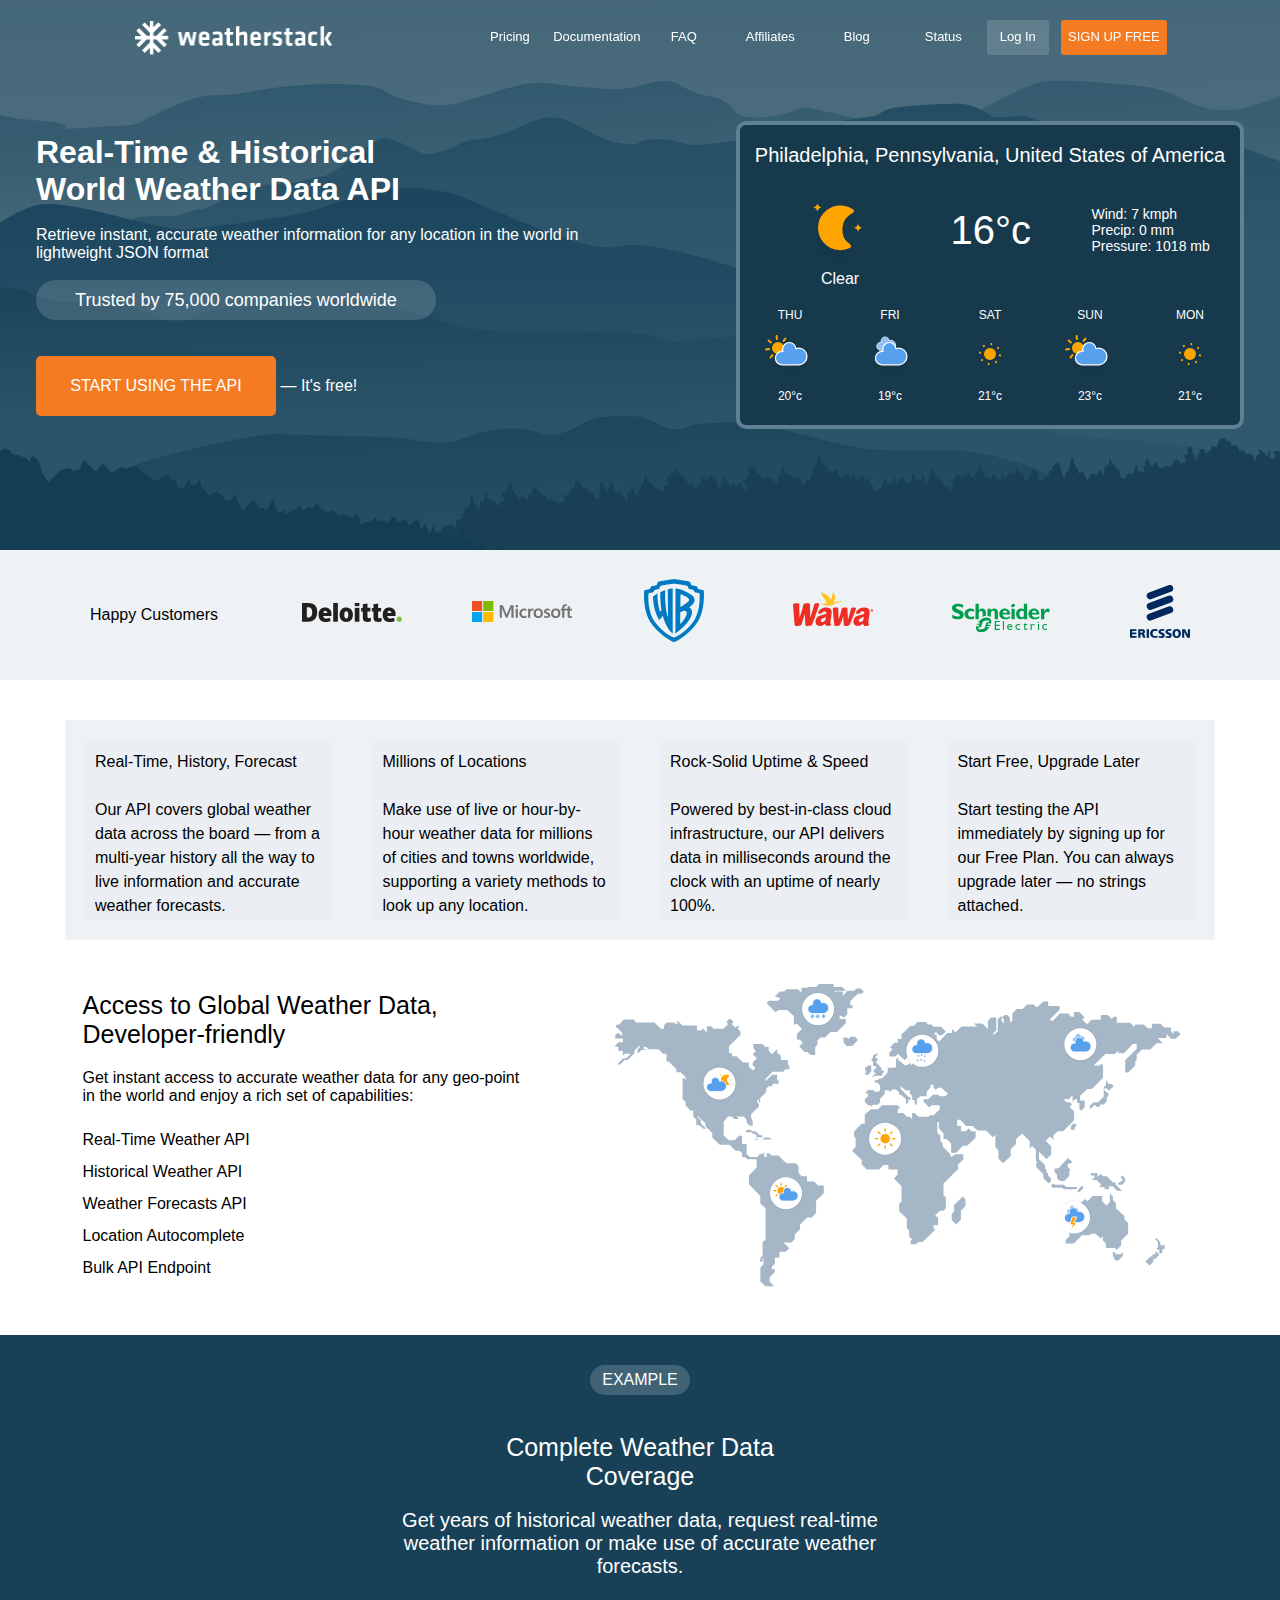
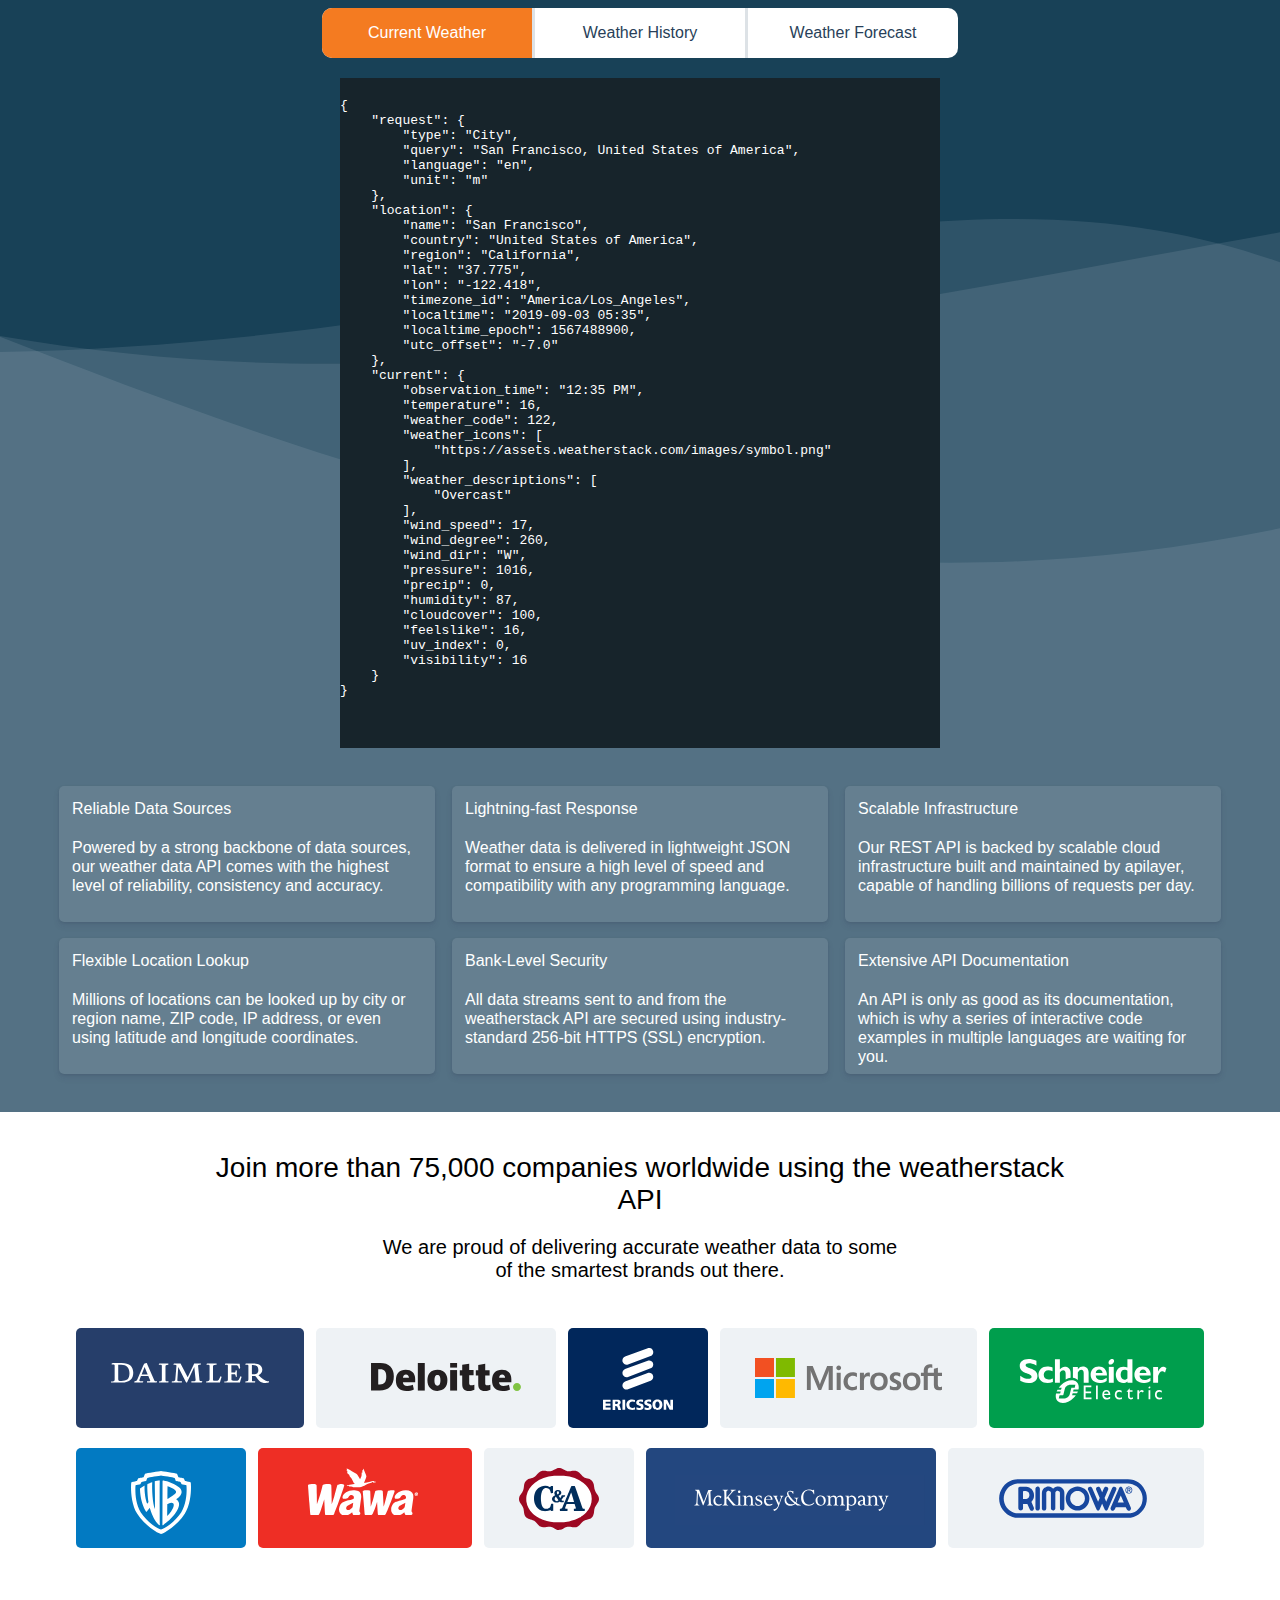
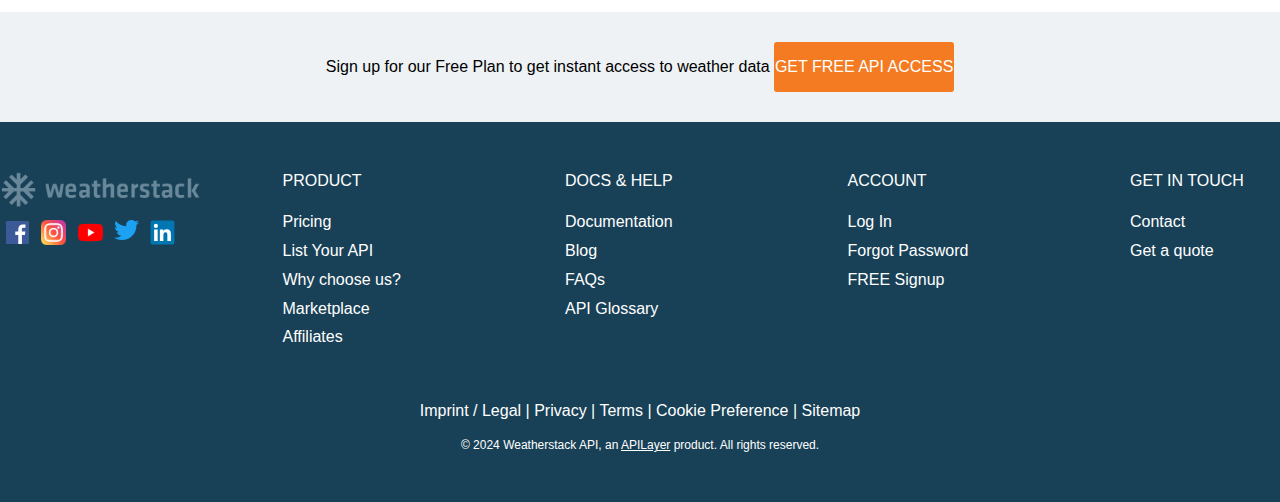
<file: index.html>
<!DOCTYPE html>
<html lang="en">
  <head>
    <meta charset="UTF-8" />
    <meta name="viewport" content="width=device-width, initial-scale=1.0" />
    <title>Document</title>
    <link rel="stylesheet" href="./style/styleMain.css" />
  </head>
  <body>
    <section class="navBar">
      <div class="navContainer">
        <div class="navLogo">
          <a href="./index.html" target="_self">
            <img
              src="./img/weatherstack_logo_white.png"
              alt="Description of Image"
              style="width: 200px; height: auto"
            />
          </a>
        </div>

        <ul>
          <li class="navTab"><a href="./pricing.html">Pricing</a></li>
          <li class="navTab"><a href="">Documentation</a></li>
          <li class="navTab"><a href="">FAQ</a></li>
          <li class="navTab"><a href="">Affiliates</a></li>
          <li class="navTab"><a href="">Blog</a></li>
          <li class="navTab"><a href="">Status</a></li>
          <li class="navLog"><a href="">Log In</a></li>
          <li class="ogTab"><a href="">SIGN UP FREE</a></li>
        </ul>
      </div>
    </section>
    <section class="header">
      <div class="headerLeft">
        <div>
          Real-Time & Historical <br />
          World Weather Data API
        </div>
        <br />
        <p>
          Retrieve instant, accurate weather information for any location in the
          world in lightweight JSON format
        </p>
        <br />
        <p class="headerTab">Trusted by 75,000 companies worldwide</p>
        <br />
        <br />
        <div class="headerLinkTab">
          <a href="https://weatherstack.com/signup/free">START USING THE API</a>
        </div>

        <span>— It's free!</span>
      </div>
      <div class="headerRight">
        <div class="top">
          Philadelphia, Pennsylvania, United States of America
        </div>
        <div class="mid">
          <div>
            <img src="./img/weather_icon_night.svg" alt="" />
          </div>
          <div class="temp">16°c</div>
          <div>
            <p>Wind: 7 kmph</p>
            <p>Precip: 0 mm</p>
            <p>Pressure: 1018 mb</p>
          </div>
        </div>
        <div class = "imgDes">Clear</div>
        <div class = "bottom">
          <div class = "bottomFigure">
            <div> THU</div>
            <img src="./img/weather_icon_partly_cloudy.svg" alt="">
            <div> 20°c</div>
          </div>
          <div class = "bottomFigure">
            <div> FRI</div>
            <img src="./img/weather_icon_full_clouds.svg" alt="">
            <div> 19°c</div>
          </div>
          <div class = "bottomFigure">
            <div> SAT</div>
            <img src="./img/weather_icon_full_sun.svg" alt="">
            <div> 21°c</div>
          </div>
          <div class = "bottomFigure">
            <div> SUN</div>
            <img src="./img/weather_icon_partly_cloudy.svg" alt="">
            <div> 23°c</div>
          </div>
          <div class = "bottomFigure">
            <div> MON</div>
            <img src="./img/weather_icon_full_sun.svg" alt="">
            <div> 21°c</div>
          </div>

        </div>
      </div>
    </section>

    <section class="content">
      <div class="introPortion">
        <div class="happyCusContainer">
          <div class="happyCustomer">
            <div class="happyText">Happy Customers</div>
            <div>
              <img class="deloitte" src="./img/client_deloitte.svg" alt="" />
            </div>
            <div>
              <img class="micro" src="./img/client_microsoft.svg" alt="" />
            </div>
            <div>
              <img class="wb" src="./img/client_warnerbros.svg" alt="" />
            </div>
            <div>
              <img class="wawa" src="./img/client_wawa.svg" alt="" />
            </div>
            <div>
              <img class="sch" src="./img/client_schneider.svg" alt="" />
            </div>
            <div>
              <img class="eric" src="./img/client_ericsson_2.svg" alt="" />
            </div>
          </div>
        </div>
        <div class="description">
          <div class="descriptionText">
            <div>Real-Time, History, Forecast</div>
            <br />
            <p>
              Our API covers global weather data across the board — from a
              multi-year history all the way to live information and accurate
              weather forecasts.
            </p>
          </div>
          <div class="descriptionText">
            <div>Millions of Locations</div>
            <br />
            <p>
              Make use of live or hour-by-hour weather data for millions of
              cities and towns worldwide, supporting a variety methods to look
              up any location.
            </p>
          </div>
          <div class="descriptionText">
            <div>Rock-Solid Uptime & Speed</div>
            <br />
            <p>
              Powered by best-in-class cloud infrastructure, our API delivers
              data in milliseconds around the clock with an uptime of nearly
              100%.
            </p>
          </div>
          <div class="descriptionText">
            <div>Start Free, Upgrade Later</div>
            <br />
            <p>
              Start testing the API immediately by signing up for our Free Plan.
              You can always upgrade later — no strings attached.
            </p>
          </div>
        </div>
        <div class="map">
          <div class="mapText">
            <div>Access to Global Weather Data, <br />Developer-friendly</div>
            <p>
              Get instant access to accurate weather data for any geo-point in
              the world and enjoy a rich set of capabilities:
            </p>
            <ul>
              <li>Real-Time Weather API</li>
              <li>Historical Weather API</li>
              <li>Weather Forecasts API</li>
              <li>Location Autocomplete</li>
              <li>Bulk API Endpoint</li>
            </ul>
          </div>

          <div class="mapImg">
            <img src="./img/world_map_vector.svg" alt="" />
          </div>
        </div>
      </div>

      <div class="examplePortion">
        <div class="exampleTextContainer">
          <div class="exampleHeader">EXAMPLE</div>
          <br />
          <div class="exampleSubHeader">Complete Weather Data Coverage</div>
          <div class="exampleText">
            Get years of historical weather data, request real-time weather
            information or make use of accurate weather forecasts.
          </div>
        </div>
        <ul class="codeSelector">
          <li class="codeCurrent codeChange">Current Weather</li>
          <li class="codeHistory">Weather History</li>
          <li class="codeForecast">Weather Forecast</li>
        </ul>
        <div class="code">
          { "request": { "type": "City", "query": "San Francisco, United States
          of America", "language": "en", "unit": "m" }, "location": { "name":
          "San Francisco", "country": "United States of America", "region":
          "California", "lat": "37.775", "lon": "-122.418", "timezone_id":
          "America/Los_Angeles", "localtime": "2019-09-03 05:35",
          "localtime_epoch": 1567488900, "utc_offset": "-7.0" }, "current": {
          "observation_time": "12:35 PM", "temparature": 16, "weather_code":
          122, "weather_icons": [
          "https://assets.weatherstack.com/images/symbol.png" ],
          "weather_descriptions": [ "Overcast" ], "wind_speed": 17,
          "wind_degree": 260, "wind_dir": "W", "pressure": 1016, "precip": 0,
          "humidity": 87, "cloudcover": 100, "feelslike": 16, "uv_index": 0,
          "visibility": 16 } }
        </div>
        <div class="features">
          <div class="featureText">
            <div>Reliable Data Sources</div>
            <br />
            <p>
              Powered by a strong backbone of data sources, our weather data API
              comes with the highest level of reliability, consistency and
              accuracy.
            </p>
          </div>

          <div class="featureText">
            <div>Lightning-fast Response</div>
            <br />
            <p>
              Weather data is delivered in lightweight JSON format to ensure a
              high level of speed and compatibility with any programming
              language.
            </p>
          </div>
          <div class="featureText">
            <div>Scalable Infrastructure</div>
            <br />
            <p>
              Our REST API is backed by scalable cloud infrastructure built and
              maintained by apilayer, capable of handling billions of requests
              per day.
            </p>
          </div>
          <div class="featureText">
            <div>Flexible Location Lookup</div>
            <br />
            <p>
              Millions of locations can be looked up by city or region name, ZIP
              code, IP address, or even using latitude and longitude
              coordinates.
            </p>
          </div>
          <div class="featureText">
            <div>Bank-Level Security</div>
            <br />
            <p>
              All data streams sent to and from the weatherstack API are secured
              using industry-standard 256-bit HTTPS (SSL) encryption.
            </p>
          </div>
          <div class="featureText">
            <div>Extensive API Documentation</div>
            <br />
            <p>
              An API is only as good as its documentation, which is why a series
              of interactive code examples in multiple languages are waiting for
              you.
            </p>
          </div>
        </div>
      </div>

      <div class="promoPortion">
        <div class="promoTextContainer">
          <div class="promoSubHeader">
            Join more than 75,000 companies worldwide using the weatherstack API
          </div>
          <div class="promoText">
            We are proud of delivering accurate weather data to some of the
            smartest brands out there.
          </div>
        </div>

        <ul class="picsTop">
          <li class="picsDai">
            <img src="./img/client_white_daimler.svg" alt="" />
          </li>
          <li class="picsDel">
            <img src="./img/client_deloitte.svg" alt="" />
          </li>
          <li class="picsEric">
            <img src="./img/client_white_ericsson_2.svg" alt="" />
          </li>
          <li class="picsMicro">
            <img src="./img/client_microsoft.svg" alt="" />
          </li>
          <li class="picsSch">
            <img src="./img/client_white_schneider.svg" alt="" />
          </li>
        </ul>
        <ul class="picsBottom">
          <li class="picsWb">
            <img src="./img/client_white_warnerbros.svg" alt="" />
          </li>
          <li class="picsWawa">
            <img src="./img/client_white_wawa.svg" alt="" />
          </li>
          <li class="picsCa">
            <img src="./img/client_canda.svg" alt="" />
          </li>
          <li class="picsMc"><img src="./img/client_mckinsey.svg" alt="" /></li>
          <li class="picsRi"><img src="./img/client_rimowa.svg" alt="" /></li>
        </ul>
        <div class="signUpContainer">
          <div class="signUp">
            Sign up for our Free Plan to get instant access to weather data
            <span class="signUpTab">GET FREE API ACCESS</span>
          </div>
        </div>
      </div>
    </section>
    <section class="footer">
      <div class="footerUpper">
        <div class="footerLogo">
          <div class="footerMainLogo">
            <a href=""
              ><img src="./img/weatherstack_logo_footer.png" alt=""
            /></a>
          </div>
          <div class="footerSmallLogo">
            <div class="facebook">
              <a href=""><img src="./img/facebook-original.svg" alt="" /></a>
            </div>
            <div class="instagram">
              <a href=""><img src="./img/instagram.png" alt="" /></a>
            </div>
            <div class="youtube">
              <a href=""><img src="./img/youtube.png" alt="" /></a>
            </div>
            <div class="twitter">
              <a href=""><img src="./img/twitter-original.svg" alt="" /></a>
            </div>
            <div class="linkedin">
              <a href=""><img src="./img/linkedin-original.svg" alt="" /></a>
            </div>
          </div>
        </div>
        <div class="product">
          <div>PRODUCT</div>
          <br />
          <ul>
            <li><a href="">Pricing</a></li>
            <li><a href="">List Your API</a></li>
            <li><a href="">Why choose us?</a></li>
            <li><a href="">Marketplace</a></li>
            <li><a href="">Affiliates</a></li>
          </ul>
        </div>
        <div class="help">
          <div>DOCS & HELP</div>
          <br />
          <ul>
            <li><a href="">Documentation</a></li>
            <li><a href="">Blog</a></li>
            <li><a href="">FAQs</a></li>
            <li><a href="">API Glossary</a></li>
          </ul>
        </div>
        <div class="account">
          <div>ACCOUNT</div>
          <br />
          <ul>
            <li><a href="">Log In</a></li>
            <li><a href="">Forgot Password</a></li>
            <li><a href="">FREE Signup</a></li>
          </ul>
        </div>
        <div clss="touch">
          <div>GET IN TOUCH</div>
          <br />
          <ul>
            <li><a href="">Contact</a></li>
            <li><a href="">Get a quote</a></li>
          </ul>
        </div>
      </div>
      <div class="footerLower">
        <div class="footerLowerLink">
          <a href="">Imprint / Legal | </a>
          <a href="">Privacy | </a>
          <a href="">Terms | </a>
          <a href="">Cookie Preference | </a>
          <a href="">Sitemap</a>
        </div>
        <br />
        <div class="footerLowerRights">
          © 2024 Weatherstack API, an
          <a class="allPlayer" href="">APILayer</a> product. All rights
          reserved.
        </div>
      </div>
    </section>

    <script>
      const navBar = document.querySelector(".navBar");
      window.addEventListener("scroll", function () {
        let scrollTop = document.documentElement.scrollTop;
        if (scrollTop > 0) {
          navBar.style.transition = "background-color 0.2s ease";
          navBar.style.backgroundColor = "rgb(24, 65, 87)";
        }
        if (scrollTop <= 80) {
          navBar.style.backgroundColor = "transparent";
        }
      });

      const jsonData1 = {
        request: {
          type: "City",
          query: "San Francisco, United States of America",
          language: "en",
          unit: "m",
        },
        location: {
          name: "San Francisco",
          country: "United States of America",
          region: "California",
          lat: "37.775",
          lon: "-122.418",
          timezone_id: "America/Los_Angeles",
          localtime: "2019-09-03 05:35",
          localtime_epoch: 1567488900,
          utc_offset: "-7.0",
        },
        current: {
          observation_time: "12:35 PM",
          temperature: 16,
          weather_code: 122,
          weather_icons: ["https://assets.weatherstack.com/images/symbol.png"],
          weather_descriptions: ["Overcast"],
          wind_speed: 17,
          wind_degree: 260,
          wind_dir: "W",
          pressure: 1016,
          precip: 0,
          humidity: 87,
          cloudcover: 100,
          feelslike: 16,
          uv_index: 0,
          visibility: 16,
        },
      };
      const jsonString1 = JSON.stringify(jsonData1, null, 4);
      const jsonData2 = {
        request: {
          type: "City",
          query: "New York, United States of America",
          language: "en",
          unit: "m",
        },
        location: {
          name: "New York",
          country: "United States of America",
          region: "New York",
          lat: "40.714",
          lon: "-74.006",
          timezone_id: "America/New_York",
          localtime: "2019-09-08 09:36",
          localtime_epoch: 1567935360,
          utc_offset: "-4.0",
        },
        current: {
          observation_time: "01:36 PM",
          temparature: 18,
          weather_code: 113,
          weather_icons: [
            "https://assets.weatherstack.com/images/wsymbols01_png_64/wsymbol_0001_sunny.png",
          ],
          weather_descriptions: ["Sunny"],
          wind_speed: 7,
          wind_degree: 270,
          wind_dir: "W",
          pressure: 1018,
          precip: 0,
          humidity: 70,
          cloudcover: 0,
          feelslike: 18,
          uv_index: 5,
          visibility: 16,
        },
        historical: {
          "2013-07-01": {
            date: "2013-07-01",
            date_epoch: 1372636800,
            astro: {
              sunrise: "05:29 AM",
              sunset: "08:31 PM",
              moonrise: "12:59 AM",
              moonset: "02:42 PM",
              moon_phase: "Last Quarter",
              moon_illumination: 40,
            },
            mintemp: 21,
            maxtemp: 25,
            avgtemp: 22,
            totalsnow: 0,
            sunhour: 12.5,
            uv_index: 5,
          },
        },
      };
      const jsonString2 = JSON.stringify(jsonData2, null, 4);
      const jsonData3 = {
        request: {
          type: "City",
          query: "Chicago, United States of America",
          language: "en",
          unit: "m",
        },
        location: {
          name: "Chicago",
          country: "United States of America",
          region: "Illinois",
          lat: "41.850",
          lon: "-87.650",
          timezone_id: "America/Chicago",
          localtime: "2019-09-08 08:39",
          localtime_epoch: 1567931940,
          utc_offset: "-5.0",
        },
        current: {
          observation_time: "01:39 PM",
          temparature: 19,
          weather_code: 122,
          weather_icons: [
            "https://assets.weatherstack.com/images/wsymbols01_png_64/wsymbol_0004_black_low_cloud.png",
          ],
          weather_descriptions: ["Overcast"],
          wind_speed: 17,
          wind_degree: 100,
          wind_dir: "E",
          pressure: 1019,
          precip: 0,
          humidity: 73,
          cloudcover: 100,
          feelslike: 19,
          uv_index: 4,
          visibility: 16,
        },
        forecast: {
          "2019-09-08": {
            date: "2019-09-08",
            date_epoch: 1567900800,
            astro: {
              sunrise: "06:23 AM",
              sunset: "07:13 PM",
              moonrise: "04:25 PM",
              moonset: "12:58 AM",
              moon_phase: "First Quarter",
              moon_illumination: 62,
            },
            mintemp: 10,
            maxtemp: 18,
            avgtemp: 16,
            totalsnow: 0,
            sunhour: 6.5,
            uv_index: 4,
          },
        },
      };
      const jsonString3 = JSON.stringify(jsonData3, null, 4);

      const code = document.querySelector(".code");
      code.innerHTML = `<pre>${jsonString1}</pre>`;
      // get all li
      const codeSelector = document.querySelectorAll(".codeSelector li");
      for (i = 0; i < codeSelector.length; i++) {
        let codeButton = codeSelector[i];

        codeButton.addEventListener("click", function () {
          if (codeButton.className.includes("codeCurrent")) {
            code.innerHTML = `<pre>${jsonString1}</pre>`;
          }
          if (codeButton.className.includes("codeHistory")) {
            code.innerHTML = `<pre>${jsonString2}</pre>`;
          }
          if (codeButton.className.includes("codeForecast")) {
            code.innerHTML = `<pre>${jsonString3}</pre>`;
          }
          document.querySelector(".codeChange").classList.remove("codeChange");
          codeButton.classList.add("codeChange");
        });
      }
    </script>
  </body>
</html>
</file>
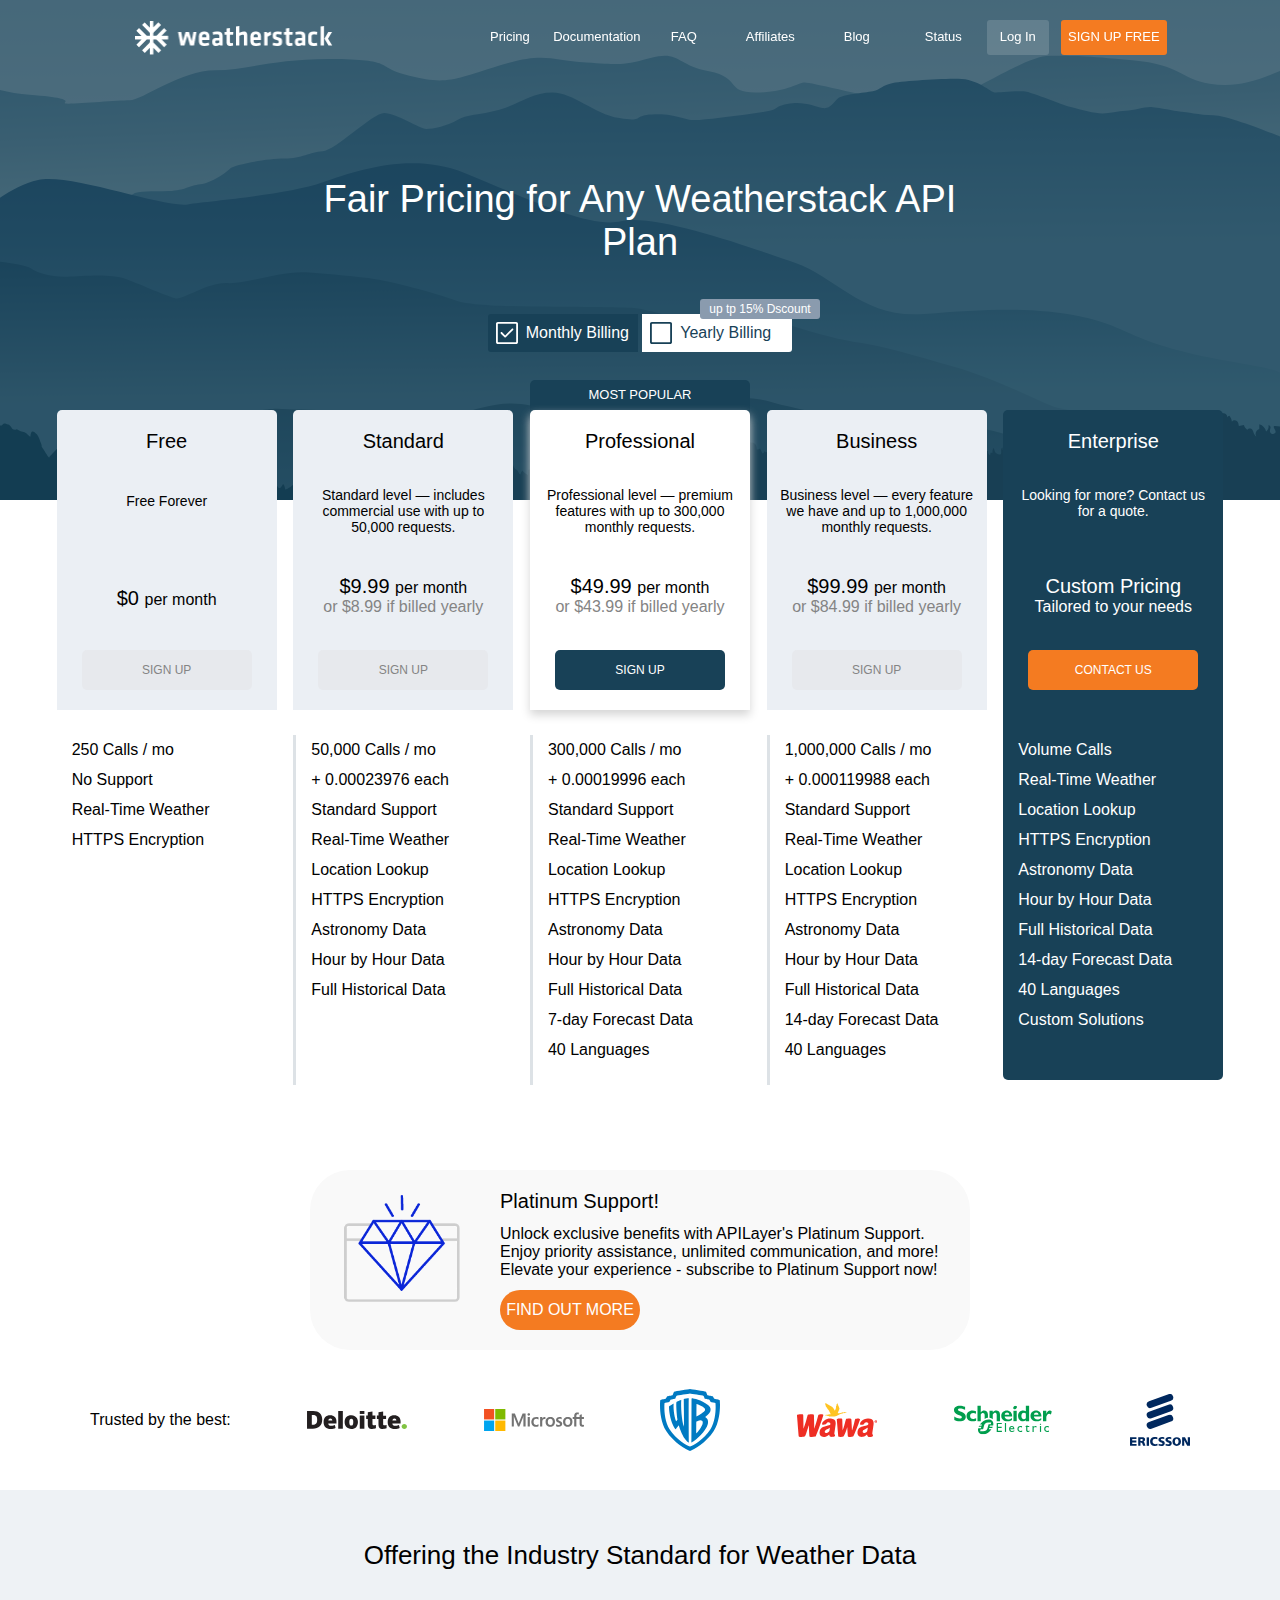
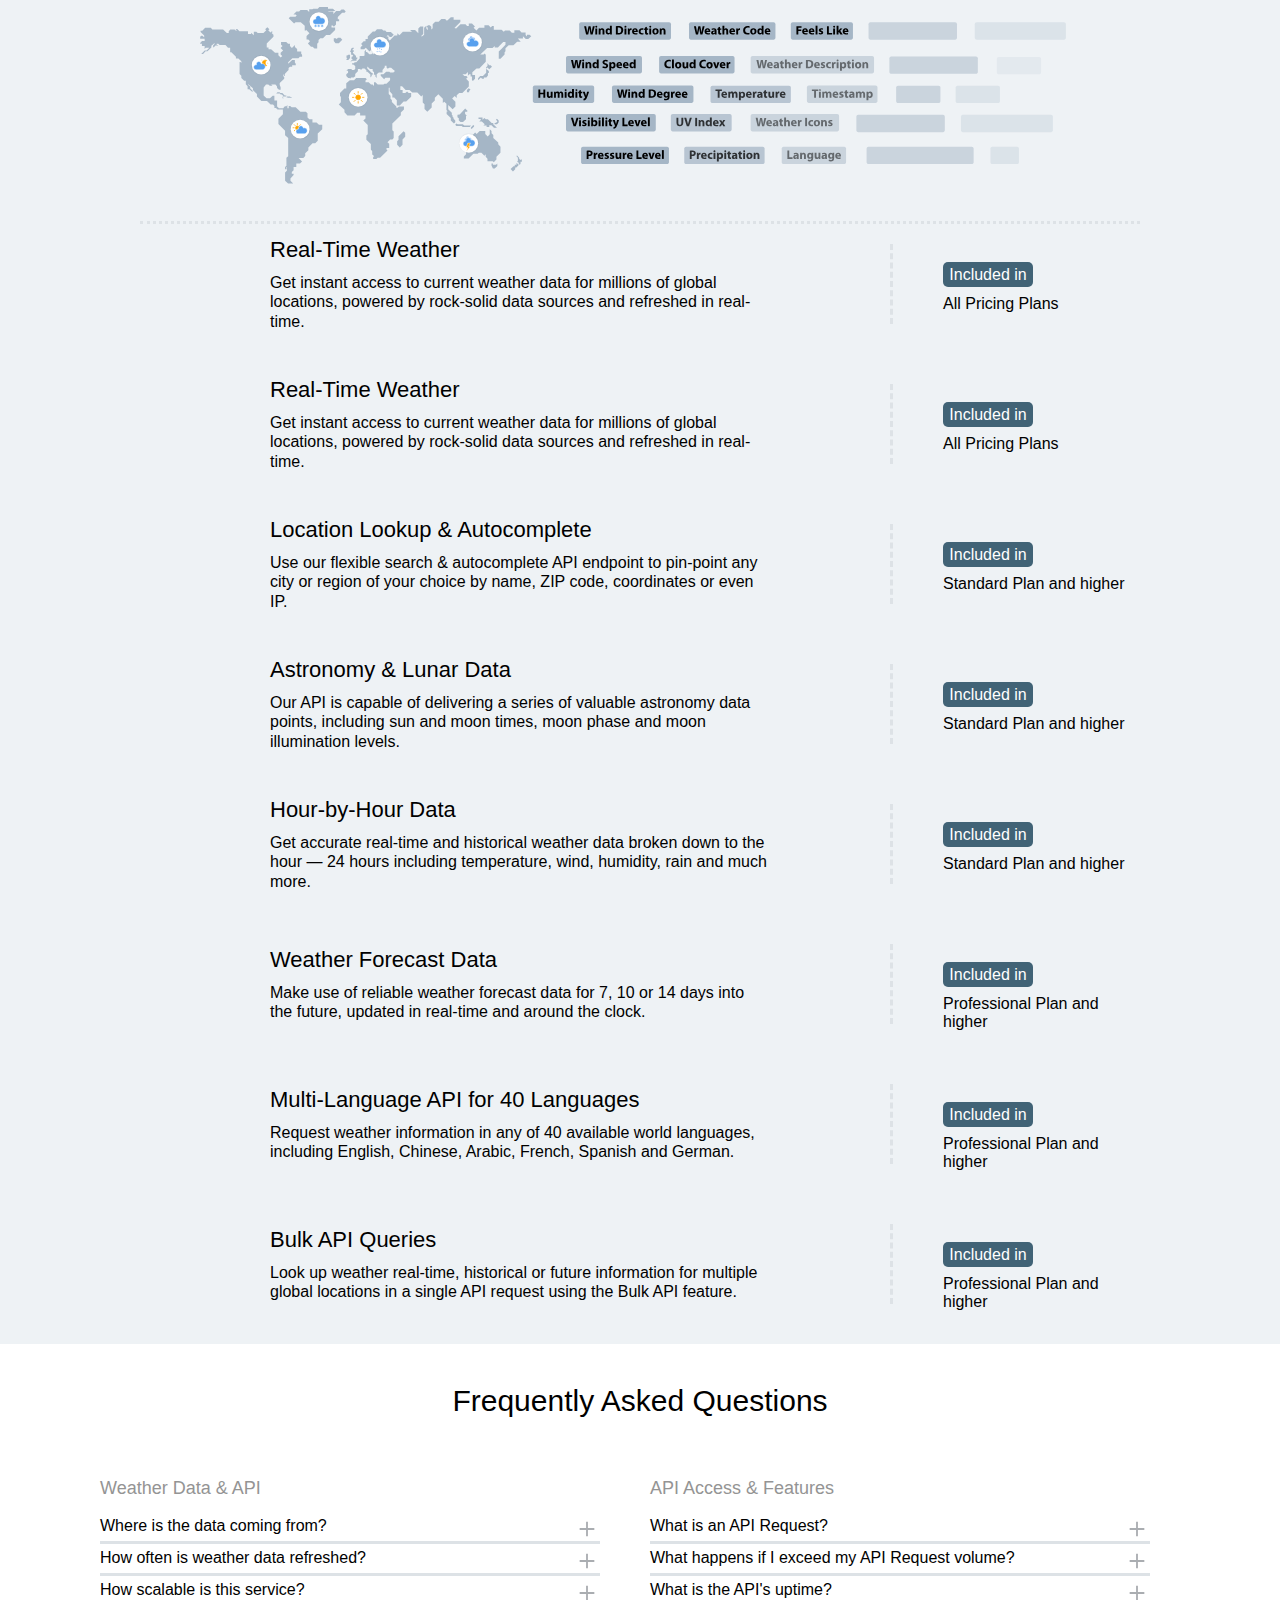
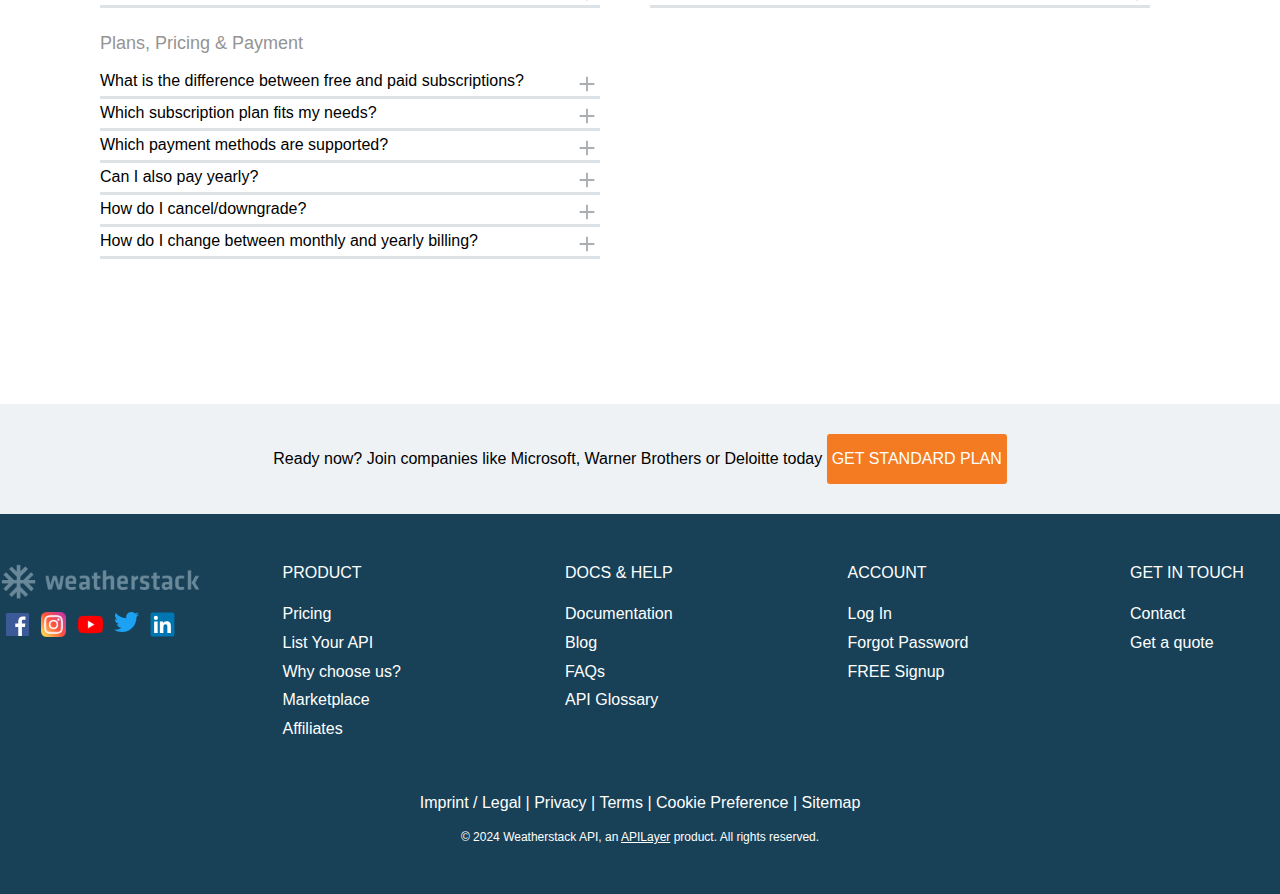
<file: pricing.html>
<!DOCTYPE html>
<html lang="en">
  <head>
    <meta charset="UTF-8" />
    <meta name="viewport" content="width=device-width, initial-scale=1.0" />
    <title>Document</title>
    <link rel="stylesheet" href="./style/stylePricing.css" />
  </head>
  <body>
    <section class="navBar">
      <div class="navContainer">
        <div class="navLogo">
          <a href="./weatherStack.html" target="_self">
            <img
              src="./img/weatherstack_logo_white.png"
              alt="Description of Image"
              style="width: 200px; height: auto"
            />
          </a>
        </div>

        <ul>
          <li class="navTab"><a href="./pricing.html">Pricing</a></li>
          <li class="navTab"><a href="">Documentation</a></li>
          <li class="navTab"><a href="">FAQ</a></li>
          <li class="navTab"><a href="">Affiliates</a></li>
          <li class="navTab"><a href="">Blog</a></li>
          <li class="navTab"><a href="">Status</a></li>
          <li class="navLog"><a href="">Log In</a></li>
          <li class="ogTab"><a href="">SIGN UP FREE</a></li>
        </ul>
      </div>
    </section>

    <section class="header">
      <div class="headerContainer">
        <div class="headerText">Fair Pricing for Any Weatherstack API Plan</div>
        <div class="discount">up tp 15% Dscount</div>
        <div class="headerCheck">
          <div class="leftChecked">
            <label>
              <input type="radio" name="time" class="leftBox" checked />
              <a></a>
              Monthly Billing
            </label>
          </div>
          <div class="right">
            <label>
              <input type="radio" name="time" class="rightBox" />
              <a></a>
              Yearly Billing
            </label>
          </div>
        </div>
      </div>
    </section>

    <section class="content">
      <div class="pricingPortion">
        <ul class="price">
          <li class="priceFree">
            <div class="priceFreeIntro">
              <div class="priceIntroHeader">Free</div>

              <p class="priceTitle">Free Forever</p>

              <div class="priceHeaderContent">
                <span class="priceTag">$0 </span><span>per month</span>
              </div>

              <div class="priceButton">SIGN UP</div>
            </div>
            <ul class="priceText">
              <li>250 Calls / mo</li>
              <li>No Support</li>
              <li>Real-Time Weather</li>
              <li>HTTPS Encryption</li>
            </ul>
          </li>
          <li class="priceStan">
            <div class="priceStanIntro">
              <div class="priceIntroHeader">Standard</div>

              <p class="priceTitle">
                Standard level — includes commercial use with up to 50,000
                requests.
              </p>

              <div class="priceHeaderContent">
                <span class="priceTag">$9.99 </span><span>per month</span>
                <br /><span class="priceSmall">or $8.99 if billed yearly </span>
              </div>

              <div class="priceButton">SIGN UP</div>
            </div>
            <ul class="priceText priceBorder">
              <li>50,000 Calls / mo</li>
              <li>+ 0.00023976 each</li>
              <li>Standard Support</li>
              <li>Real-Time Weather</li>
              <li>Location Lookup</li>
              <li>HTTPS Encryption</li>
              <li>Astronomy Data</li>
              <li>Hour by Hour Data</li>
              <li>Full Historical Data</li>
            </ul>
          </li>
          <li class="pricePro">
            <div class="popular">MOST POPULAR</div>
            <div class="priceProIntro">
              <div class="priceIntroHeader">Professional</div>

              <p class="priceTitle">
                Professional level — premium features with up to 300,000 monthly
                requests.
              </p>

              <div class="priceHeaderContent">
                <span class="priceTag">$49.99 </span><span>per month</span>
                <br /><span class="priceSmall">or $43.99 if billed yearly</span>
              </div>

              <div class="priceProButton">SIGN UP</div>
            </div>
            <ul class="priceText priceBorder">
              <li>300,000 Calls / mo</li>
              <li>+ 0.00019996 each</li>
              <li>Standard Support</li>
              <li>Real-Time Weather</li>
              <li>Location Lookup</li>
              <li>HTTPS Encryption</li>
              <li>Astronomy Data</li>
              <li>Hour by Hour Data</li>
              <li>Full Historical Data</li>
              <li>7-day Forecast Data</li>
              <li>40 Languages</li>
            </ul>
          </li>
          <li class="priceBus">
            <div class="priceBusIntro">
              <div class="priceIntroHeader">Business</div>

              <p class="priceTitle">
                Business level — every feature we have and up to 1,000,000
                monthly requests.
              </p>

              <div class="priceHeaderContent">
                <span class="priceTag">$99.99 </span><span>per month</span>
                <br /><span class="priceSmall"
                  >or $84.99 if billed yearly
                </span>
              </div>

              <div class="priceButton">SIGN UP</div>
            </div>
            <ul class="priceText priceBorder">
              <li>1,000,000 Calls / mo</li>
              <li>+ 0.000119988 each</li>
              <li>Standard Support</li>
              <li>Real-Time Weather</li>
              <li>Location Lookup</li>
              <li>HTTPS Encryption</li>
              <li>Astronomy Data</li>
              <li>Hour by Hour Data</li>
              <li>Full Historical Data</li>
              <li>14-day Forecast Data</li>
              <li>40 Languages</li>
            </ul>
          </li>
          <li class="priceEnter">
            <div class="priceEnterIntro">
              <div class="priceIntroHeader">Enterprise</div>

              <p class="priceTitle">
                Looking for more? Contact us for a quote.
              </p>

              <div class="priceHeaderContent">
                <span class="priceIntroHeader">Custom Pricing</span>
                <br />
                <span class="priceEnterSmall">Tailored to your needs </span>
              </div>

              <div class="priceEnterButton">CONTACT US</div>
            </div>
            <ul class="priceText priceEnterText">
              <li>Volume Calls</li>
              <li>Real-Time Weather</li>
              <li>Location Lookup</li>
              <li>HTTPS Encryption</li>
              <li>Astronomy Data</li>
              <li>Hour by Hour Data</li>
              <li>Full Historical Data</li>
              <li>14-day Forecast Data</li>
              <li>40 Languages</li>
              <li>Custom Solutions</li>
            </ul>
          </li>
        </ul>

        <div class="support">
          <div name="diamond">
            <img src="./img/platinum_pricing_diamond.png" alt="" />
          </div>
          <div class="platinum">
            <div class="platinumHeader">Platinum Support!</div>

            <div class="platinumText">
              Unlock exclusive benefits with APILayer's Platinum Support. <br />
              Enjoy priority assistance, unlimited communication, and more!
              <br />
              Elevate your experience - subscribe to Platinum Support now!
            </div>
            <div class="platinumButton">FIND OUT MORE</div>
          </div>
        </div>
        <div class="happyCusContainer">
          <div class="happyCustomer">
            <div class="happyText">Trusted by the best:</div>
            <div>
              <img class="deloitte" src="./img/client_deloitte.svg" alt="" />
            </div>
            <div>
              <img class="micro" src="./img/client_microsoft.svg" alt="" />
            </div>
            <div>
              <img class="wb" src="./img/client_warnerbros.svg" alt="" />
            </div>
            <div>
              <img class="wawa" src="./img/client_wawa.svg" alt="" />
            </div>
            <div>
              <img class="sch" src="./img/client_schneider.svg" alt="" />
            </div>
            <div>
              <img class="eric" src="./img/client_ericsson_2.svg" alt="" />
            </div>
          </div>
        </div>
      </div>
      <div class="offerPortion">
        <div class="offerMapText">
          Offering the Industry Standard for Weather Data
        </div>
        <div class="offerMap"></div>
        <div class="offerFeature offerFeatureTop">
          <div class="offerPlan">
            <div class="offerPlanHeader">Real-Time Weather</div>
            <div class="offerPlanText">
              Get instant access to current weather data for millions of global
              locations, powered by rock-solid data sources and refreshed in
              real-time.
            </div>
          </div>
          <div class="include">
            <div class="includeTag">Included in</div>
            <div class="includePlan">All Pricing Plans</div>
          </div>
        </div>
        <div class="offerFeature">
          <div class="offerPlan">
            <div class="offerPlanHeader">Real-Time Weather</div>
            <div class="offerPlanText">
              Get instant access to current weather data for millions of global
              locations, powered by rock-solid data sources and refreshed in
              real-time.
            </div>
          </div>
          <div class="include">
            <div class="includeTag">Included in</div>
            <div class="includePlan">All Pricing Plans</div>
          </div>
        </div>
        <div class="offerFeature">
          <div class="offerPlan">
            <div class="offerPlanHeader">Location Lookup & Autocomplete</div>
            <div class="offerPlanText">
              Use our flexible search & autocomplete API endpoint to pin-point
              any city or region of your choice by name, ZIP code, coordinates
              or even IP.
            </div>
          </div>
          <div class="include">
            <div class="includeTag">Included in</div>
            <div class="includePlan">Standard Plan and higher</div>
          </div>
        </div>
        <div class="offerFeature">
          <div class="offerPlan">
            <div class="offerPlanHeader">Astronomy & Lunar Data</div>
            <div class="offerPlanText">
              Our API is capable of delivering a series of valuable astronomy
              data points, including sun and moon times, moon phase and moon
              illumination levels.
            </div>
          </div>
          <div class="include">
            <div class="includeTag">Included in</div>
            <div class="includePlan">Standard Plan and higher</div>
          </div>
        </div>
        <div class="offerFeature">
          <div class="offerPlan">
            <div class="offerPlanHeader">Hour-by-Hour Data</div>
            <div class="offerPlanText">
              Get accurate real-time and historical weather data broken down to
              the hour — 24 hours including temperature, wind, humidity, rain
              and much more.
            </div>
          </div>
          <div class="include">
            <div class="includeTag">Included in</div>
            <div class="includePlan">Standard Plan and higher</div>
          </div>
        </div>
        <div class="offerFeature">
          <div class="offerPlan">
            <div class="offerPlanHeader">Weather Forecast Data</div>
            <div class="offerPlanText">
              Make use of reliable weather forecast data for 7, 10 or 14 days
              into the future, updated in real-time and around the clock.
            </div>
          </div>
          <div class="include">
            <div class="includeTag">Included in</div>
            <div class="includePlan">Professional Plan and higher</div>
          </div>
        </div>
        <div class="offerFeature">
          <div class="offerPlan">
            <div class="offerPlanHeader">
              Multi-Language API for 40 Languages
            </div>
            <div class="offerPlanText">
              Request weather information in any of 40 available world
              languages, including English, Chinese, Arabic, French, Spanish and
              German.
            </div>
          </div>
          <div class="include">
            <div class="includeTag">Included in</div>
            <div class="includePlan">Professional Plan and higher</div>
          </div>
        </div>
        <div class="offerFeature">
          <div class="offerPlan">
            <div class="offerPlanHeader">Bulk API Queries</div>
            <div class="offerPlanText">
              Look up weather real-time, historical or future information for
              multiple global locations in a single API request using the Bulk
              API feature.
            </div>
          </div>
          <div class="include">
            <div class="includeTag">Included in</div>
            <div class="includePlan">Professional Plan and higher</div>
          </div>
        </div>
      </div>

      <div class="questionsPortion">
        <div class="promoHeader">Frequently Asked Questions</div>
        <div class="questions">
          <div class="quesContainer">
            <div class="quesTitle">Weather Data & API</div>
            <ul class="ques">
              <li>
                <div>Where is the data coming from?</div>
                <a class="add"></a>
                <p class="quesTextHidden">
                  The weatherstack API is licensing weather data from some of
                  the largest weather stations and weather data providers in the
                  world, all of which are closely monitored for consistency and
                  data accuracy around the clock.
                </p>
              </li>
              <li>
                <div>How often is weather data refreshed?</div>
                <a class="add"></a>
                <p class="quesTextHidden">
                  Weather data returned by the API as well as weather forecast
                  data always contains the most up-to-date weather information
                  at the current point in time, updated in real-time.
                </p>
              </li>
              <li>
                <div>How scalable is this service?</div>
                <a class="add"></a>
                <p class="quesTextHidden">
                  The weatherstack API is powered by apilayer cloud
                  infrastructure, a system some of the world's most popular
                  real-time API services are running on, making it highly
                  scalable and flexible at any step of the way.
                </p>
              </li>
            </ul>
          </div>
          <div class="quesContainer">
            <div class="quesTitle">API Access & Features<a></a></div>
            <ul class="ques">
              <li>
                <div>What is an API Request?</div>
                <a class="add"></a>
                <p class="quesTextHidden">
                  Pricing is based on the number of monthly API requests
                  allowed. Each time the weatherstack API service is used to
                  look up a weather information, one API request is consumed.
                  API errors are not counted towards your monthly quota.
                </p>
              </li>
              <li>
                <div>What happens if I exceed my API Request volume?</div>
                <a class="add"></a>
                <p class="quesTextHidden">
                  Users will be automatically notified via email and in their
                  account dashboard as soon as at least 75%, 90%, and 100% of
                  their monthly API quota has been reached. After reaching 100%
                  of the allowance, overages fees will apply so we make sure you
                  won’t experience any disruptions and your website/application
                  will keep running smoothly.
                </p>
              </li>

              <li>
                <div>What is the API's uptime?</div>
                <a class="add"></a>
                <p class="quesTextHidden">
                  Our API's system status is closely monitored around the clock.
                  Every effort is made to ensure the highest possible level of
                  availability and consistency, and we are proud to have an
                  average uptime rate of nearly 100% (99.9%), calculated based
                  on the past 12 months.
                </p>
              </li>
            </ul>
          </div>
          <div class="quesContainer">
            <div class="quesTitle">Plans, Pricing & Payment</div>
            <ul class="ques">
              <li>
                <div>
                  What is the difference between free and paid subscriptions?
                </div>
                <a class="add"></a>
                <p class="quesTextHidden">
                  The weatherstack API is licensing weather data from some of
                  the largest weather stations and weather data providers in the
                  world, all of which are closely monitored for consistency and
                  data accuracy around the clock.
                </p>
              </li>
              <li>
                <div>Which subscription plan fits my needs?</div>
                <a class="add"></a>
                <p class="quesTextHidden">
                  The weatherstack API is licensing weather data from some of
                  the largest weather stations and weather data providers in the
                  world, all of which are closely monitored for consistency and
                  data accuracy around the clock.
                </p>
              </li>
              <li>
                <div>Which payment methods are supported?</div>
                <a class="add"></a>
                <p class="quesTextHidden">
                  The weatherstack API is licensing weather data from some of
                  the largest weather stations and weather data providers in the
                  world, all of which are closely monitored for consistency and
                  data accuracy around the clock.
                </p>
              </li>
              <li>
                <div>Can I also pay yearly?</div>
                <a class="add"></a>
                <p class="quesTextHidden">
                  The weatherstack API is licensing weather data from some of
                  the largest weather stations and weather data providers in the
                  world, all of which are closely monitored for consistency and
                  data accuracy around the clock.
                </p>
              </li>
              <li>
                <div>How do I cancel/downgrade?</div>
                <a class="add"></a>
                <p class="quesTextHidden">
                  The weatherstack API is licensing weather data from some of
                  the largest weather stations and weather data providers in the
                  world, all of which are closely monitored for consistency and
                  data accuracy around the clock.
                </p>
              </li>
              <li>
                <div>How do I change between monthly and yearly billing?</div>
                <a class="add"></a>
                <p class="quesTextHidden">
                  The weatherstack API is licensing weather data from some of
                  the largest weather stations and weather data providers in the
                  world, all of which are closely monitored for consistency and
                  data accuracy around the clock.
                </p>
              </li>
            </ul>
          </div>
        </div>
        <div class="signUpContainer">
          <div class="signUp">
            Ready now? Join companies like Microsoft, Warner Brothers or
            Deloitte today
            <span class="signUpTab">GET STANDARD PLAN</span>
          </div>
        </div>
      </div>
    </section>
    <section class="footer">
      <div class="footerUpper">
        <div class="footerLogo">
          <div class="footerMainLogo">
            <a href=""
              ><img src="./img/weatherstack_logo_footer.png" alt=""
            /></a>
          </div>

          <div class="footerSmallLogo">
            <div class="facebook">
              <a href=""><img src="./img/facebook-original.svg" alt="" /></a>
            </div>
            <div class="instagram">
              <a href=""><img src="./img/instagram.png" alt="" /></a>
            </div>
            <div class="youtube">
              <a href=""><img src="./img/youtube.png" alt="" /></a>
            </div>
            <div class="twitter">
              <a href=""><img src="./img/twitter-original.svg" alt="" /></a>
            </div>
            <div class="linkedin">
              <a href=""><img src="./img/linkedin-original.svg" alt="" /></a>
            </div>
          </div>
        </div>
        <div class="product">
          <div>PRODUCT</div>
          <br />
          <ul>
            <li><a href="">Pricing</a></li>
            <li><a href="">List Your API</a></li>
            <li><a href="">Why choose us?</a></li>
            <li><a href="">Marketplace</a></li>
            <li><a href="">Affiliates</a></li>
          </ul>
        </div>
        <div class="help">
          <div>DOCS & HELP</div>
          <br />
          <ul>
            <li><a href="">Documentation</a></li>
            <li><a href="">Blog</a></li>
            <li><a href="">FAQs</a></li>
            <li><a href="">API Glossary</a></li>
          </ul>
        </div>
        <div class="account">
          <div>ACCOUNT</div>
          <br />
          <ul>
            <li><a href="">Log In</a></li>
            <li><a href="">Forgot Password</a></li>
            <li><a href="">FREE Signup</a></li>
          </ul>
        </div>
        <div clss="touch">
          <div>GET IN TOUCH</div>
          <br />
          <ul>
            <li><a href="">Contact</a></li>
            <li><a href="">Get a quote</a></li>
          </ul>
        </div>
      </div>
      <div class="footerLower">
        <div class="footerLowerLink">
          <a href="">Imprint / Legal</a> <span>|</span> <a href="">Privacy</a>
          <span>|</span> <a href="">Terms</a> <span>|</span>
          <a href="">Cookie Preference</a> <span>|</span>
          <a href="">Sitemap</a>
        </div>
        <br />
        <div class="footerLowerRights">
          © 2024 Weatherstack API, an
          <a class="allPlayer" href="">APILayer</a> product. All rights
          reserved.
        </div>
      </div>
    </section>
    <script>
      const navBar = document.querySelector(".navBar");
      window.addEventListener("scroll", function () {
        let scrollTop = document.documentElement.scrollTop;
        if (scrollTop > 0) {
          navBar.style.transition = "background-color 0.2s ease";
          navBar.style.backgroundColor = "rgb(24, 65, 87)";
        }
        if (scrollTop <= 80) {
          navBar.style.backgroundColor = "transparent";
        }
      });
      const leftBox = document.querySelector(".leftBox");
      const rightBox = document.querySelector(".rightBox");

      const stanPrice = document.querySelector(".priceStan .priceTag");
      const stanText = document.querySelector(".priceStan .priceSmall");

      const proPrice = document.querySelector(".pricePro .priceTag");
      const proText = document.querySelector(".pricePro .priceSmall");

      const busPrice = document.querySelector(".priceBus .priceTag");
      const busText = document.querySelector(".priceBus .priceSmall");

      rightBox.addEventListener("change", function () {
        if (rightBox) {
          document.querySelector(".leftChecked").classList.add("left");
          document
            .querySelector(".leftChecked")
            .classList.remove("leftChecked");
          document.querySelector(".right").classList.add("rightChecked");
          document.querySelector(".right").classList.remove("right");
          document.querySelector(".discount").style.backgroundColor = "#47c652";
          stanPrice.innerHTML = "$8.99 ";
          proPrice.innerHTML = "$43.99 ";
          busPrice.innerHTML = "$84.99 ";
          stanText.innerHTML = "billed yearly";
          proText.innerHTML = "billed yearly";
          busText.innerHTML = "billed yearly";
        }
      });

      leftBox.addEventListener("change", function () {
        if (leftBox) {
          document.querySelector(".left").classList.add("leftChecked");
          document.querySelector(".left").classList.remove("left");
          document.querySelector(".rightChecked").classList.add("right");
          document
            .querySelector(".rightChecked")
            .classList.remove("rightChecked");
          document.querySelector(".discount").style.backgroundColor = "#8a9bae";
          stanPrice.innerHTML = "$9.99 ";
          proPrice.innerHTML = "$49.99 ";
          busPrice.innerHTML = "$99.99 ";
          stanText.innerHTML = "or $8.99 if billed yearly";
          proText.innerHTML = "or $43.99 if billed yearly";
          busText.innerHTML = "or $84.99 if billed yearly";
        }
      });

      const ques = document.querySelectorAll(".quesContainer .ques");
      for (i = 0; i < ques.length; i++) {
        const block = ques[i].querySelectorAll("li");
        for (j = 0; j < block.length; j++) {
          const li = block[j];
          const aTag = li.querySelector("a");

          aTag.addEventListener("click", function () {
            const p = li.querySelector("p");

            if (p.className.includes("quesTextHidden")) {
              const selected = document.querySelector(".selected");

              if (selected) {
                const invalidA = selected.querySelector("a");
                const invalidP = selected.querySelector("p");
                if (invalidP.className.includes("quesTextDisplay")) {
                  invalidP.classList.remove("quesTextDisplay");
                  invalidP.classList.add("quesTextHidden");
                  invalidA.classList.remove("minus");
                  invalidA.classList.add("add");
                  selected.classList.remove("selected");
                }
              }

              aTag.classList.add("minus");
              aTag.classList.remove("add");
              p.classList.remove("quesTextHidden");
              p.classList.add("quesTextDisplay");
              li.classList.add("selected");
            } else {
              li.classList.remove("selected");
              aTag.classList.remove("minus");
              aTag.classList.add("add");
              p.classList.remove("quesTextDisplay");
              p.classList.add("quesTextHidden");
            }
          });
        }
      }
    </script>
  </body>
</html>
</file>
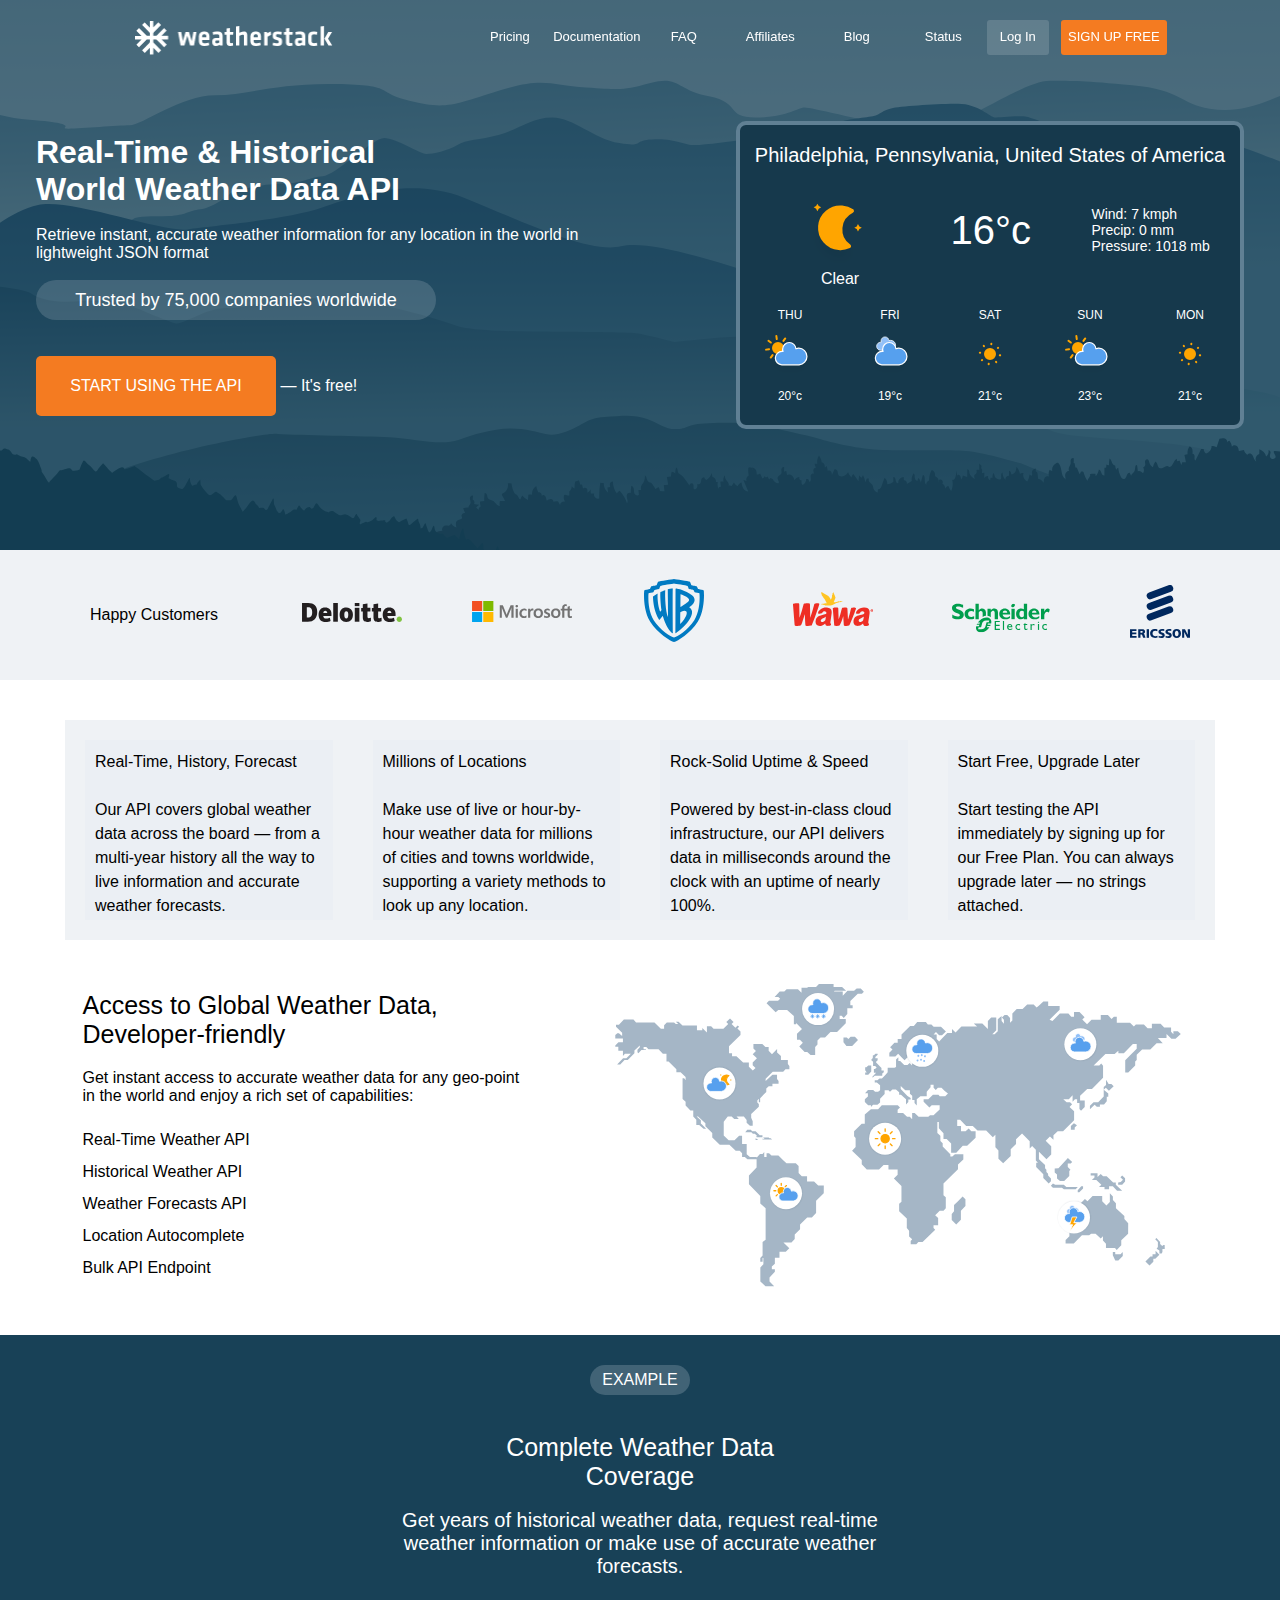
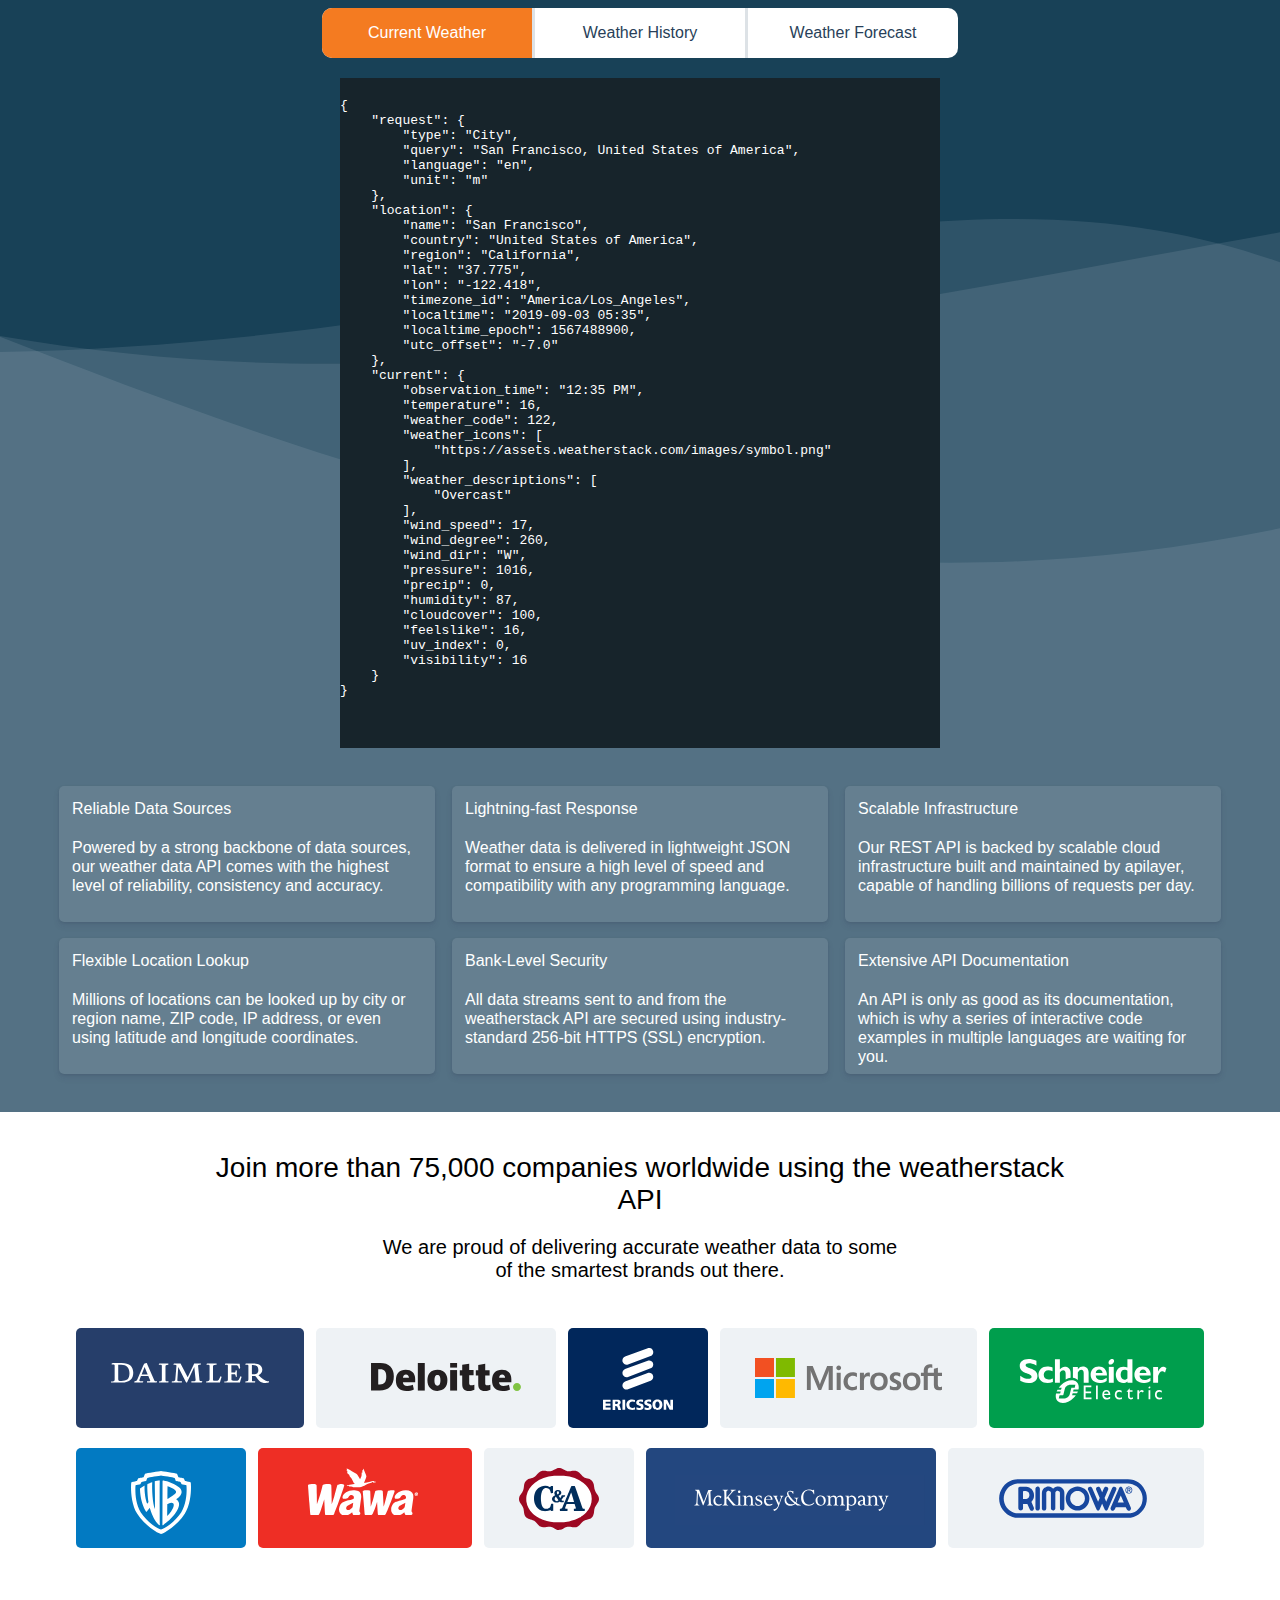
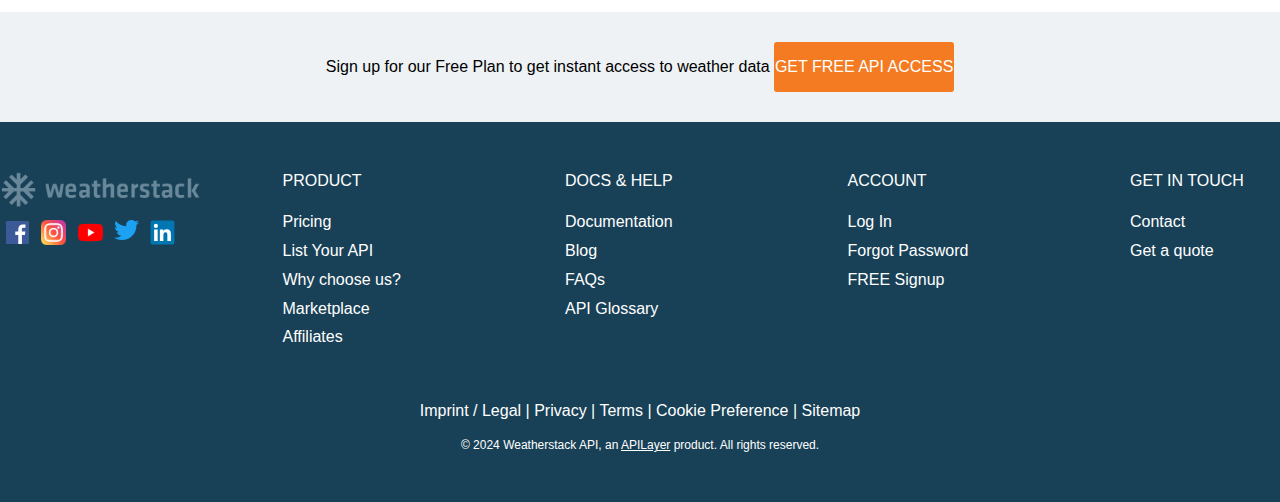
<file: weatherStack.html>
<!DOCTYPE html>
<html lang="en">
  <head>
    <meta charset="UTF-8" />
    <meta name="viewport" content="width=device-width, initial-scale=1.0" />
    <title>Document</title>
    <link rel="stylesheet" href="./style/styleMain.css" />
  </head>
  <body>
    <section class="navBar">
      <div class="navContainer">
        <div class="navLogo">
          <a href="./weatherStack.html" target="_self">
            <img
              src="./img/weatherstack_logo_white.png"
              alt="Description of Image"
              style="width: 200px; height: auto"
            />
          </a>
        </div>

        <ul>
          <li class="navTab"><a href="./pricing.html">Pricing</a></li>
          <li class="navTab"><a href="">Documentation</a></li>
          <li class="navTab"><a href="">FAQ</a></li>
          <li class="navTab"><a href="">Affiliates</a></li>
          <li class="navTab"><a href="">Blog</a></li>
          <li class="navTab"><a href="">Status</a></li>
          <li class="navLog"><a href="">Log In</a></li>
          <li class="ogTab"><a href="">SIGN UP FREE</a></li>
        </ul>
      </div>
    </section>
    <section class="header">
      <div class="headerLeft">
        <div>
          Real-Time & Historical <br />
          World Weather Data API
        </div>
        <br />
        <p>
          Retrieve instant, accurate weather information for any location in the
          world in lightweight JSON format
        </p>
        <br />
        <p class="headerTab">Trusted by 75,000 companies worldwide</p>
        <br />
        <br />
        <div class="headerLinkTab">
          <a href="https://weatherstack.com/signup/free">START USING THE API</a>
        </div>

        <span>— It's free!</span>
      </div>
      <div class="headerRight">
        <div class="top">
          Philadelphia, Pennsylvania, United States of America
        </div>
        <div class="mid">
          <div>
            <img src="./img/weather_icon_night.svg" alt="" />
          </div>
          <div class="temp">16°c</div>
          <div>
            <p>Wind: 7 kmph</p>
            <p>Precip: 0 mm</p>
            <p>Pressure: 1018 mb</p>
          </div>
        </div>
        <div class = "imgDes">Clear</div>
        <div class = "bottom">
          <div class = "bottomFigure">
            <div> THU</div>
            <img src="./img/weather_icon_partly_cloudy.svg" alt="">
            <div> 20°c</div>
          </div>
          <div class = "bottomFigure">
            <div> FRI</div>
            <img src="./img/weather_icon_full_clouds.svg" alt="">
            <div> 19°c</div>
          </div>
          <div class = "bottomFigure">
            <div> SAT</div>
            <img src="./img/weather_icon_full_sun.svg" alt="">
            <div> 21°c</div>
          </div>
          <div class = "bottomFigure">
            <div> SUN</div>
            <img src="./img/weather_icon_partly_cloudy.svg" alt="">
            <div> 23°c</div>
          </div>
          <div class = "bottomFigure">
            <div> MON</div>
            <img src="./img/weather_icon_full_sun.svg" alt="">
            <div> 21°c</div>
          </div>

        </div>
      </div>
    </section>

    <section class="content">
      <div class="introPortion">
        <div class="happyCusContainer">
          <div class="happyCustomer">
            <div class="happyText">Happy Customers</div>
            <div>
              <img class="deloitte" src="./img/client_deloitte.svg" alt="" />
            </div>
            <div>
              <img class="micro" src="./img/client_microsoft.svg" alt="" />
            </div>
            <div>
              <img class="wb" src="./img/client_warnerbros.svg" alt="" />
            </div>
            <div>
              <img class="wawa" src="./img/client_wawa.svg" alt="" />
            </div>
            <div>
              <img class="sch" src="./img/client_schneider.svg" alt="" />
            </div>
            <div>
              <img class="eric" src="./img/client_ericsson_2.svg" alt="" />
            </div>
          </div>
        </div>
        <div class="description">
          <div class="descriptionText">
            <div>Real-Time, History, Forecast</div>
            <br />
            <p>
              Our API covers global weather data across the board — from a
              multi-year history all the way to live information and accurate
              weather forecasts.
            </p>
          </div>
          <div class="descriptionText">
            <div>Millions of Locations</div>
            <br />
            <p>
              Make use of live or hour-by-hour weather data for millions of
              cities and towns worldwide, supporting a variety methods to look
              up any location.
            </p>
          </div>
          <div class="descriptionText">
            <div>Rock-Solid Uptime & Speed</div>
            <br />
            <p>
              Powered by best-in-class cloud infrastructure, our API delivers
              data in milliseconds around the clock with an uptime of nearly
              100%.
            </p>
          </div>
          <div class="descriptionText">
            <div>Start Free, Upgrade Later</div>
            <br />
            <p>
              Start testing the API immediately by signing up for our Free Plan.
              You can always upgrade later — no strings attached.
            </p>
          </div>
        </div>
        <div class="map">
          <div class="mapText">
            <div>Access to Global Weather Data, <br />Developer-friendly</div>
            <p>
              Get instant access to accurate weather data for any geo-point in
              the world and enjoy a rich set of capabilities:
            </p>
            <ul>
              <li>Real-Time Weather API</li>
              <li>Historical Weather API</li>
              <li>Weather Forecasts API</li>
              <li>Location Autocomplete</li>
              <li>Bulk API Endpoint</li>
            </ul>
          </div>

          <div class="mapImg">
            <img src="./img/world_map_vector.svg" alt="" />
          </div>
        </div>
      </div>

      <div class="examplePortion">
        <div class="exampleTextContainer">
          <div class="exampleHeader">EXAMPLE</div>
          <br />
          <div class="exampleSubHeader">Complete Weather Data Coverage</div>
          <div class="exampleText">
            Get years of historical weather data, request real-time weather
            information or make use of accurate weather forecasts.
          </div>
        </div>
        <ul class="codeSelector">
          <li class="codeCurrent codeChange">Current Weather</li>
          <li class="codeHistory">Weather History</li>
          <li class="codeForecast">Weather Forecast</li>
        </ul>
        <div class="code">
          { "request": { "type": "City", "query": "San Francisco, United States
          of America", "language": "en", "unit": "m" }, "location": { "name":
          "San Francisco", "country": "United States of America", "region":
          "California", "lat": "37.775", "lon": "-122.418", "timezone_id":
          "America/Los_Angeles", "localtime": "2019-09-03 05:35",
          "localtime_epoch": 1567488900, "utc_offset": "-7.0" }, "current": {
          "observation_time": "12:35 PM", "temparature": 16, "weather_code":
          122, "weather_icons": [
          "https://assets.weatherstack.com/images/symbol.png" ],
          "weather_descriptions": [ "Overcast" ], "wind_speed": 17,
          "wind_degree": 260, "wind_dir": "W", "pressure": 1016, "precip": 0,
          "humidity": 87, "cloudcover": 100, "feelslike": 16, "uv_index": 0,
          "visibility": 16 } }
        </div>
        <div class="features">
          <div class="featureText">
            <div>Reliable Data Sources</div>
            <br />
            <p>
              Powered by a strong backbone of data sources, our weather data API
              comes with the highest level of reliability, consistency and
              accuracy.
            </p>
          </div>

          <div class="featureText">
            <div>Lightning-fast Response</div>
            <br />
            <p>
              Weather data is delivered in lightweight JSON format to ensure a
              high level of speed and compatibility with any programming
              language.
            </p>
          </div>
          <div class="featureText">
            <div>Scalable Infrastructure</div>
            <br />
            <p>
              Our REST API is backed by scalable cloud infrastructure built and
              maintained by apilayer, capable of handling billions of requests
              per day.
            </p>
          </div>
          <div class="featureText">
            <div>Flexible Location Lookup</div>
            <br />
            <p>
              Millions of locations can be looked up by city or region name, ZIP
              code, IP address, or even using latitude and longitude
              coordinates.
            </p>
          </div>
          <div class="featureText">
            <div>Bank-Level Security</div>
            <br />
            <p>
              All data streams sent to and from the weatherstack API are secured
              using industry-standard 256-bit HTTPS (SSL) encryption.
            </p>
          </div>
          <div class="featureText">
            <div>Extensive API Documentation</div>
            <br />
            <p>
              An API is only as good as its documentation, which is why a series
              of interactive code examples in multiple languages are waiting for
              you.
            </p>
          </div>
        </div>
      </div>

      <div class="promoPortion">
        <div class="promoTextContainer">
          <div class="promoSubHeader">
            Join more than 75,000 companies worldwide using the weatherstack API
          </div>
          <div class="promoText">
            We are proud of delivering accurate weather data to some of the
            smartest brands out there.
          </div>
        </div>

        <ul class="picsTop">
          <li class="picsDai">
            <img src="./img/client_white_daimler.svg" alt="" />
          </li>
          <li class="picsDel">
            <img src="./img/client_deloitte.svg" alt="" />
          </li>
          <li class="picsEric">
            <img src="./img/client_white_ericsson_2.svg" alt="" />
          </li>
          <li class="picsMicro">
            <img src="./img/client_microsoft.svg" alt="" />
          </li>
          <li class="picsSch">
            <img src="./img/client_white_schneider.svg" alt="" />
          </li>
        </ul>
        <ul class="picsBottom">
          <li class="picsWb">
            <img src="./img/client_white_warnerbros.svg" alt="" />
          </li>
          <li class="picsWawa">
            <img src="./img/client_white_wawa.svg" alt="" />
          </li>
          <li class="picsCa">
            <img src="./img/client_canda.svg" alt="" />
          </li>
          <li class="picsMc"><img src="./img/client_mckinsey.svg" alt="" /></li>
          <li class="picsRi"><img src="./img/client_rimowa.svg" alt="" /></li>
        </ul>
        <div class="signUpContainer">
          <div class="signUp">
            Sign up for our Free Plan to get instant access to weather data
            <span class="signUpTab">GET FREE API ACCESS</span>
          </div>
        </div>
      </div>
    </section>
    <section class="footer">
      <div class="footerUpper">
        <div class="footerLogo">
          <div class="footerMainLogo">
            <a href=""
              ><img src="./img/weatherstack_logo_footer.png" alt=""
            /></a>
          </div>
          <div class="footerSmallLogo">
            <div class="facebook">
              <a href=""><img src="./img/facebook-original.svg" alt="" /></a>
            </div>
            <div class="instagram">
              <a href=""><img src="./img/instagram.png" alt="" /></a>
            </div>
            <div class="youtube">
              <a href=""><img src="./img/youtube.png" alt="" /></a>
            </div>
            <div class="twitter">
              <a href=""><img src="./img/twitter-original.svg" alt="" /></a>
            </div>
            <div class="linkedin">
              <a href=""><img src="./img/linkedin-original.svg" alt="" /></a>
            </div>
          </div>
        </div>
        <div class="product">
          <div>PRODUCT</div>
          <br />
          <ul>
            <li><a href="">Pricing</a></li>
            <li><a href="">List Your API</a></li>
            <li><a href="">Why choose us?</a></li>
            <li><a href="">Marketplace</a></li>
            <li><a href="">Affiliates</a></li>
          </ul>
        </div>
        <div class="help">
          <div>DOCS & HELP</div>
          <br />
          <ul>
            <li><a href="">Documentation</a></li>
            <li><a href="">Blog</a></li>
            <li><a href="">FAQs</a></li>
            <li><a href="">API Glossary</a></li>
          </ul>
        </div>
        <div class="account">
          <div>ACCOUNT</div>
          <br />
          <ul>
            <li><a href="">Log In</a></li>
            <li><a href="">Forgot Password</a></li>
            <li><a href="">FREE Signup</a></li>
          </ul>
        </div>
        <div clss="touch">
          <div>GET IN TOUCH</div>
          <br />
          <ul>
            <li><a href="">Contact</a></li>
            <li><a href="">Get a quote</a></li>
          </ul>
        </div>
      </div>
      <div class="footerLower">
        <div class="footerLowerLink">
          <a href="">Imprint / Legal | </a>
          <a href="">Privacy | </a>
          <a href="">Terms | </a>
          <a href="">Cookie Preference | </a>
          <a href="">Sitemap</a>
        </div>
        <br />
        <div class="footerLowerRights">
          © 2024 Weatherstack API, an
          <a class="allPlayer" href="">APILayer</a> product. All rights
          reserved.
        </div>
      </div>
    </section>

    <script>
      const navBar = document.querySelector(".navBar");
      window.addEventListener("scroll", function () {
        let scrollTop = document.documentElement.scrollTop;
        if (scrollTop > 0) {
          navBar.style.transition = "background-color 0.2s ease";
          navBar.style.backgroundColor = "rgb(24, 65, 87)";
        }
        if (scrollTop <= 80) {
          navBar.style.backgroundColor = "transparent";
        }
      });

      const jsonData1 = {
        request: {
          type: "City",
          query: "San Francisco, United States of America",
          language: "en",
          unit: "m",
        },
        location: {
          name: "San Francisco",
          country: "United States of America",
          region: "California",
          lat: "37.775",
          lon: "-122.418",
          timezone_id: "America/Los_Angeles",
          localtime: "2019-09-03 05:35",
          localtime_epoch: 1567488900,
          utc_offset: "-7.0",
        },
        current: {
          observation_time: "12:35 PM",
          temperature: 16,
          weather_code: 122,
          weather_icons: ["https://assets.weatherstack.com/images/symbol.png"],
          weather_descriptions: ["Overcast"],
          wind_speed: 17,
          wind_degree: 260,
          wind_dir: "W",
          pressure: 1016,
          precip: 0,
          humidity: 87,
          cloudcover: 100,
          feelslike: 16,
          uv_index: 0,
          visibility: 16,
        },
      };
      const jsonString1 = JSON.stringify(jsonData1, null, 4);
      const jsonData2 = {
        request: {
          type: "City",
          query: "New York, United States of America",
          language: "en",
          unit: "m",
        },
        location: {
          name: "New York",
          country: "United States of America",
          region: "New York",
          lat: "40.714",
          lon: "-74.006",
          timezone_id: "America/New_York",
          localtime: "2019-09-08 09:36",
          localtime_epoch: 1567935360,
          utc_offset: "-4.0",
        },
        current: {
          observation_time: "01:36 PM",
          temparature: 18,
          weather_code: 113,
          weather_icons: [
            "https://assets.weatherstack.com/images/wsymbols01_png_64/wsymbol_0001_sunny.png",
          ],
          weather_descriptions: ["Sunny"],
          wind_speed: 7,
          wind_degree: 270,
          wind_dir: "W",
          pressure: 1018,
          precip: 0,
          humidity: 70,
          cloudcover: 0,
          feelslike: 18,
          uv_index: 5,
          visibility: 16,
        },
        historical: {
          "2013-07-01": {
            date: "2013-07-01",
            date_epoch: 1372636800,
            astro: {
              sunrise: "05:29 AM",
              sunset: "08:31 PM",
              moonrise: "12:59 AM",
              moonset: "02:42 PM",
              moon_phase: "Last Quarter",
              moon_illumination: 40,
            },
            mintemp: 21,
            maxtemp: 25,
            avgtemp: 22,
            totalsnow: 0,
            sunhour: 12.5,
            uv_index: 5,
          },
        },
      };
      const jsonString2 = JSON.stringify(jsonData2, null, 4);
      const jsonData3 = {
        request: {
          type: "City",
          query: "Chicago, United States of America",
          language: "en",
          unit: "m",
        },
        location: {
          name: "Chicago",
          country: "United States of America",
          region: "Illinois",
          lat: "41.850",
          lon: "-87.650",
          timezone_id: "America/Chicago",
          localtime: "2019-09-08 08:39",
          localtime_epoch: 1567931940,
          utc_offset: "-5.0",
        },
        current: {
          observation_time: "01:39 PM",
          temparature: 19,
          weather_code: 122,
          weather_icons: [
            "https://assets.weatherstack.com/images/wsymbols01_png_64/wsymbol_0004_black_low_cloud.png",
          ],
          weather_descriptions: ["Overcast"],
          wind_speed: 17,
          wind_degree: 100,
          wind_dir: "E",
          pressure: 1019,
          precip: 0,
          humidity: 73,
          cloudcover: 100,
          feelslike: 19,
          uv_index: 4,
          visibility: 16,
        },
        forecast: {
          "2019-09-08": {
            date: "2019-09-08",
            date_epoch: 1567900800,
            astro: {
              sunrise: "06:23 AM",
              sunset: "07:13 PM",
              moonrise: "04:25 PM",
              moonset: "12:58 AM",
              moon_phase: "First Quarter",
              moon_illumination: 62,
            },
            mintemp: 10,
            maxtemp: 18,
            avgtemp: 16,
            totalsnow: 0,
            sunhour: 6.5,
            uv_index: 4,
          },
        },
      };
      const jsonString3 = JSON.stringify(jsonData3, null, 4);

      const code = document.querySelector(".code");
      code.innerHTML = `<pre>${jsonString1}</pre>`;
      // get all li
      const codeSelector = document.querySelectorAll(".codeSelector li");
      for (i = 0; i < codeSelector.length; i++) {
        let codeButton = codeSelector[i];

        codeButton.addEventListener("click", function () {
          if (codeButton.className.includes("codeCurrent")) {
            code.innerHTML = `<pre>${jsonString1}</pre>`;
          }
          if (codeButton.className.includes("codeHistory")) {
            code.innerHTML = `<pre>${jsonString2}</pre>`;
          }
          if (codeButton.className.includes("codeForecast")) {
            code.innerHTML = `<pre>${jsonString3}</pre>`;
          }
          document.querySelector(".codeChange").classList.remove("codeChange");
          codeButton.classList.add("codeChange");
        });
      }
    </script>
  </body>
</html>
</file>
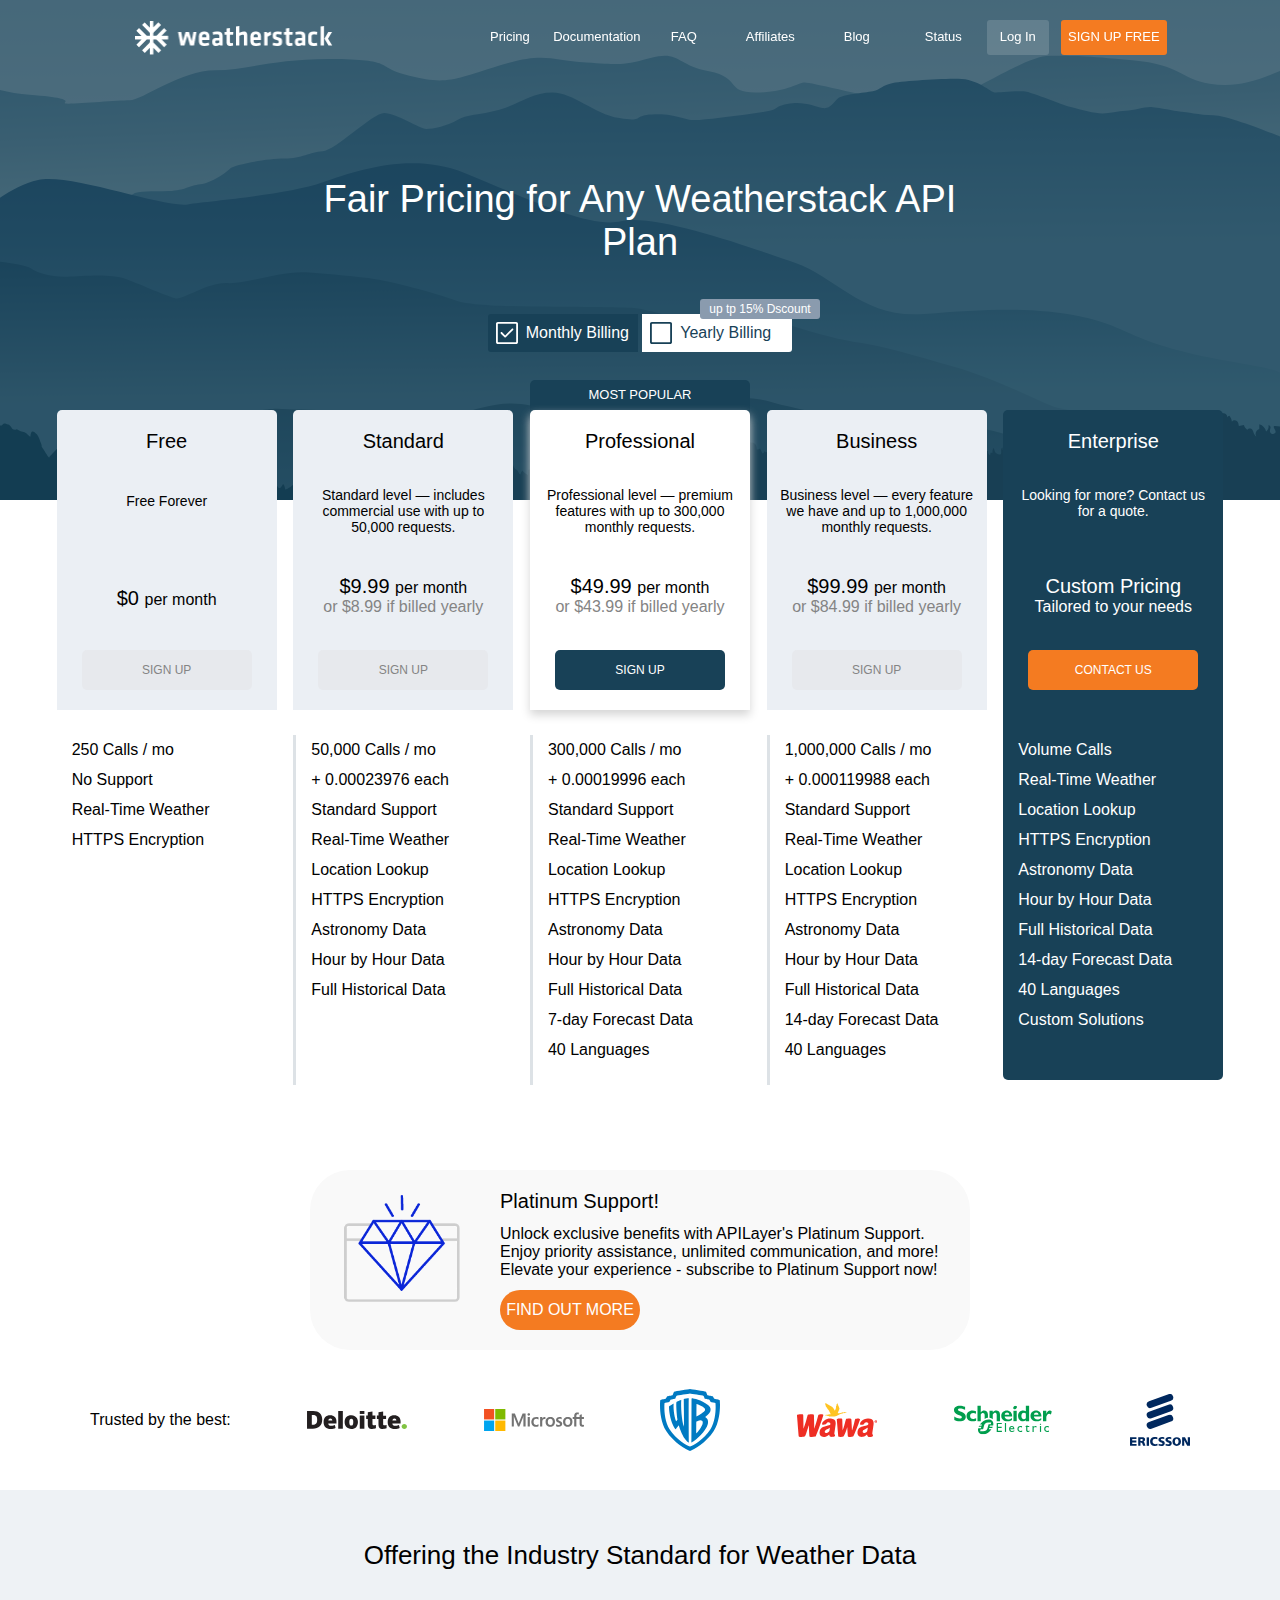
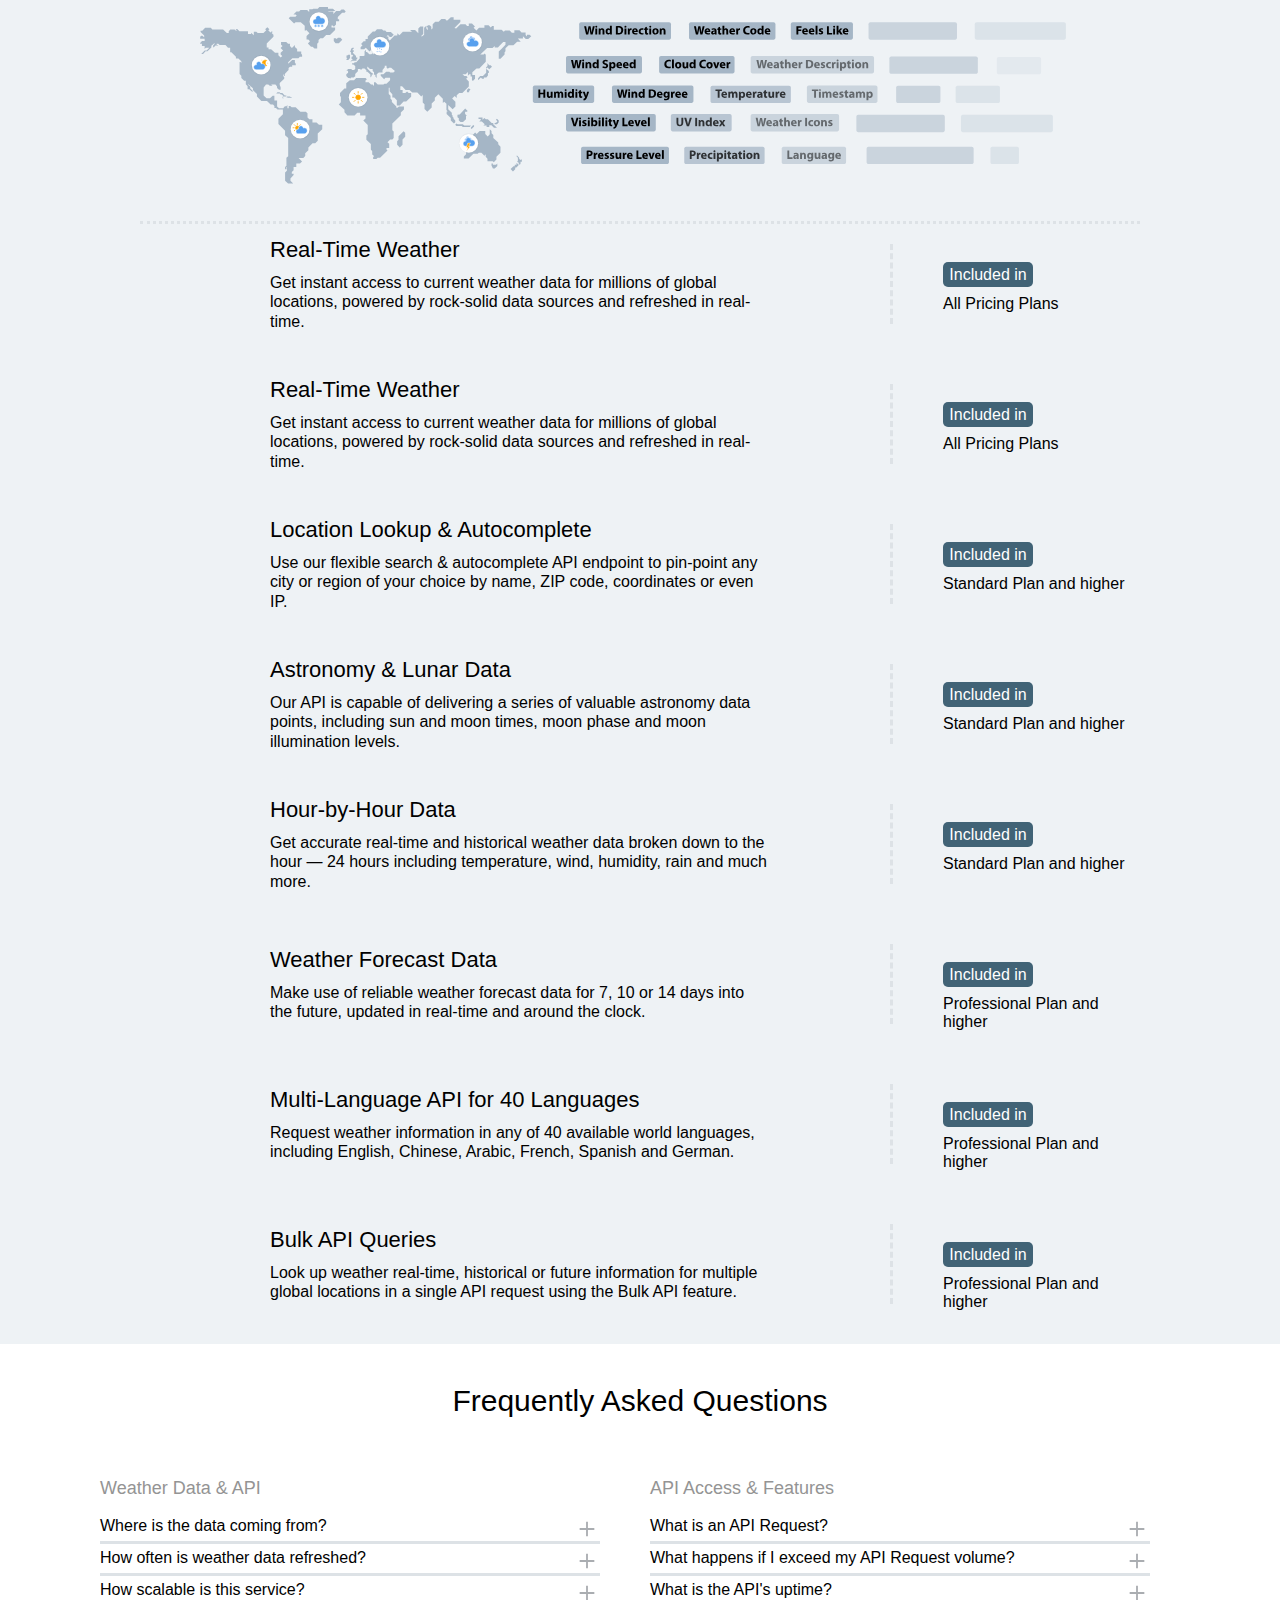
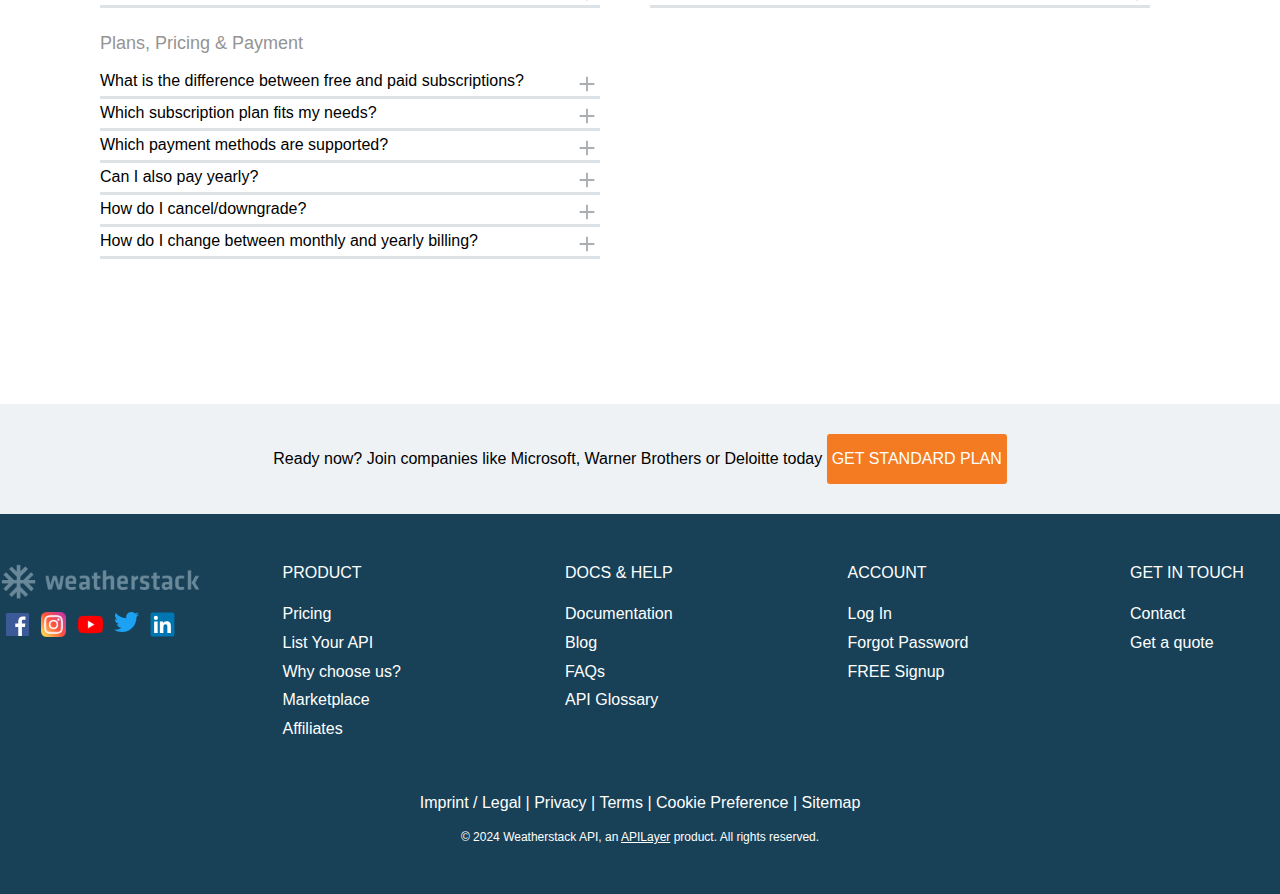
<file: html/pricing.html>
<!DOCTYPE html>
<html lang="en">
  <head>
    <meta charset="UTF-8" />
    <meta name="viewport" content="width=device-width, initial-scale=1.0" />
    <title>Document</title>
    <link rel="stylesheet" href="../style/stylePricing.css" />
  </head>
  <body>
    <section class="navBar">
      <div class="navContainer">
        <div class="navLogo">
          <a href="../html/weatherStack.html" target="_self">
            <img
              src="../img/weatherstack_logo_white.png"
              alt="Description of Image"
              style="width: 200px; height: auto"
            />
          </a>
        </div>

        <ul>
          <li class="navTab"><a href="../html/pricing.html">Pricing</a></li>
          <li class="navTab"><a href="">Documentation</a></li>
          <li class="navTab"><a href="">FAQ</a></li>
          <li class="navTab"><a href="">Affiliates</a></li>
          <li class="navTab"><a href="">Blog</a></li>
          <li class="navTab"><a href="">Status</a></li>
          <li class="navLog"><a href="">Log In</a></li>
          <li class="ogTab"><a href="">SIGN UP FREE</a></li>
        </ul>
      </div>
    </section>

    <section class="header">
      <div class="headerContainer">
        <div class="headerText">Fair Pricing for Any Weatherstack API Plan</div>
        <div class="discount">up tp 15% Dscount</div>
        <div class="headerCheck">
          <div class="leftChecked">
            <label>
              <input type="radio" name="time" class="leftBox" checked />
              <a></a>
              Monthly Billing
            </label>
          </div>
          <div class="right">
            <label>
              <input type="radio" name="time" class="rightBox" />
              <a></a>
              Yearly Billing
            </label>
          </div>
        </div>
      </div>
    </section>

    <section class="content">
      <div class="pricingPortion">
        <ul class="price">
          <li class="priceFree">
            <div class="priceFreeIntro">
              <div class="priceIntroHeader">Free</div>

              <p class="priceTitle">Free Forever</p>

              <div class="priceHeaderContent">
                <span class="priceTag">$0 </span><span>per month</span>
              </div>

              <div class="priceButton">SIGN UP</div>
            </div>
            <ul class="priceText">
              <li>250 Calls / mo</li>
              <li>No Support</li>
              <li>Real-Time Weather</li>
              <li>HTTPS Encryption</li>
            </ul>
          </li>
          <li class="priceStan">
            <div class="priceStanIntro">
              <div class="priceIntroHeader">Standard</div>

              <p class="priceTitle">
                Standard level — includes commercial use with up to 50,000
                requests.
              </p>

              <div class="priceHeaderContent">
                <span class="priceTag">$9.99 </span><span>per month</span>
                <br /><span class="priceSmall">or $8.99 if billed yearly </span>
              </div>

              <div class="priceButton">SIGN UP</div>
            </div>
            <ul class="priceText priceBorder">
              <li>50,000 Calls / mo</li>
              <li>+ 0.00023976 each</li>
              <li>Standard Support</li>
              <li>Real-Time Weather</li>
              <li>Location Lookup</li>
              <li>HTTPS Encryption</li>
              <li>Astronomy Data</li>
              <li>Hour by Hour Data</li>
              <li>Full Historical Data</li>
            </ul>
          </li>
          <li class="pricePro">
            <div class="popular">MOST POPULAR</div>
            <div class="priceProIntro">
              <div class="priceIntroHeader">Professional</div>

              <p class="priceTitle">
                Professional level — premium features with up to 300,000 monthly
                requests.
              </p>

              <div class="priceHeaderContent">
                <span class="priceTag">$49.99 </span><span>per month</span>
                <br /><span class="priceSmall">or $43.99 if billed yearly</span>
              </div>

              <div class="priceProButton">SIGN UP</div>
            </div>
            <ul class="priceText priceBorder">
              <li>300,000 Calls / mo</li>
              <li>+ 0.00019996 each</li>
              <li>Standard Support</li>
              <li>Real-Time Weather</li>
              <li>Location Lookup</li>
              <li>HTTPS Encryption</li>
              <li>Astronomy Data</li>
              <li>Hour by Hour Data</li>
              <li>Full Historical Data</li>
              <li>7-day Forecast Data</li>
              <li>40 Languages</li>
            </ul>
          </li>
          <li class="priceBus">
            <div class="priceBusIntro">
              <div class="priceIntroHeader">Business</div>

              <p class="priceTitle">
                Business level — every feature we have and up to 1,000,000
                monthly requests.
              </p>

              <div class="priceHeaderContent">
                <span class="priceTag">$99.99 </span><span>per month</span>
                <br /><span class="priceSmall"
                  >or $84.99 if billed yearly
                </span>
              </div>

              <div class="priceButton">SIGN UP</div>
            </div>
            <ul class="priceText priceBorder">
              <li>1,000,000 Calls / mo</li>
              <li>+ 0.000119988 each</li>
              <li>Standard Support</li>
              <li>Real-Time Weather</li>
              <li>Location Lookup</li>
              <li>HTTPS Encryption</li>
              <li>Astronomy Data</li>
              <li>Hour by Hour Data</li>
              <li>Full Historical Data</li>
              <li>14-day Forecast Data</li>
              <li>40 Languages</li>
            </ul>
          </li>
          <li class="priceEnter">
            <div class="priceEnterIntro">
              <div class="priceIntroHeader">Enterprise</div>

              <p class="priceTitle">
                Looking for more? Contact us for a quote.
              </p>

              <div class="priceHeaderContent">
                <span class="priceIntroHeader">Custom Pricing</span>
                <br />
                <span class="priceEnterSmall">Tailored to your needs </span>
              </div>

              <div class="priceEnterButton">CONTACT US</div>
            </div>
            <ul class="priceText priceEnterText">
              <li>Volume Calls</li>
              <li>Real-Time Weather</li>
              <li>Location Lookup</li>
              <li>HTTPS Encryption</li>
              <li>Astronomy Data</li>
              <li>Hour by Hour Data</li>
              <li>Full Historical Data</li>
              <li>14-day Forecast Data</li>
              <li>40 Languages</li>
              <li>Custom Solutions</li>
            </ul>
          </li>
        </ul>

        <div class="support">
          <div name="diamond">
            <img src="../img/platinum_pricing_diamond.png" alt="" />
          </div>
          <div class="platinum">
            <div class="platinumHeader">Platinum Support!</div>

            <div class="platinumText">
              Unlock exclusive benefits with APILayer's Platinum Support. <br />
              Enjoy priority assistance, unlimited communication, and more!
              <br />
              Elevate your experience - subscribe to Platinum Support now!
            </div>
            <div class="platinumButton">FIND OUT MORE</div>
          </div>
        </div>
        <div class="happyCusContainer">
          <div class="happyCustomer">
            <div class="happyText">Trusted by the best:</div>
            <div>
              <img class="deloitte" src="../img/client_deloitte.svg" alt="" />
            </div>
            <div>
              <img class="micro" src="../img/client_microsoft.svg" alt="" />
            </div>
            <div>
              <img class="wb" src="../img/client_warnerbros.svg" alt="" />
            </div>
            <div>
              <img class="wawa" src="../img/client_wawa.svg" alt="" />
            </div>
            <div>
              <img class="sch" src="../img/client_schneider.svg" alt="" />
            </div>
            <div>
              <img class="eric" src="../img/client_ericsson_2.svg" alt="" />
            </div>
          </div>
        </div>
      </div>
      <div class="offerPortion">
        <div class="offerMapText">
          Offering the Industry Standard for Weather Data
        </div>
        <div class="offerMap"></div>
        <div class="offerFeature offerFeatureTop">
          <div class="offerPlan">
            <div class="offerPlanHeader">Real-Time Weather</div>
            <div class="offerPlanText">
              Get instant access to current weather data for millions of global
              locations, powered by rock-solid data sources and refreshed in
              real-time.
            </div>
          </div>
          <div class="include">
            <div class="includeTag">Included in</div>
            <div class="includePlan">All Pricing Plans</div>
          </div>
        </div>
        <div class="offerFeature">
          <div class="offerPlan">
            <div class="offerPlanHeader">Real-Time Weather</div>
            <div class="offerPlanText">
              Get instant access to current weather data for millions of global
              locations, powered by rock-solid data sources and refreshed in
              real-time.
            </div>
          </div>
          <div class="include">
            <div class="includeTag">Included in</div>
            <div class="includePlan">All Pricing Plans</div>
          </div>
        </div>
        <div class="offerFeature">
          <div class="offerPlan">
            <div class="offerPlanHeader">Location Lookup & Autocomplete</div>
            <div class="offerPlanText">
              Use our flexible search & autocomplete API endpoint to pin-point
              any city or region of your choice by name, ZIP code, coordinates
              or even IP.
            </div>
          </div>
          <div class="include">
            <div class="includeTag">Included in</div>
            <div class="includePlan">Standard Plan and higher</div>
          </div>
        </div>
        <div class="offerFeature">
          <div class="offerPlan">
            <div class="offerPlanHeader">Astronomy & Lunar Data</div>
            <div class="offerPlanText">
              Our API is capable of delivering a series of valuable astronomy
              data points, including sun and moon times, moon phase and moon
              illumination levels.
            </div>
          </div>
          <div class="include">
            <div class="includeTag">Included in</div>
            <div class="includePlan">Standard Plan and higher</div>
          </div>
        </div>
        <div class="offerFeature">
          <div class="offerPlan">
            <div class="offerPlanHeader">Hour-by-Hour Data</div>
            <div class="offerPlanText">
              Get accurate real-time and historical weather data broken down to
              the hour — 24 hours including temperature, wind, humidity, rain
              and much more.
            </div>
          </div>
          <div class="include">
            <div class="includeTag">Included in</div>
            <div class="includePlan">Standard Plan and higher</div>
          </div>
        </div>
        <div class="offerFeature">
          <div class="offerPlan">
            <div class="offerPlanHeader">Weather Forecast Data</div>
            <div class="offerPlanText">
              Make use of reliable weather forecast data for 7, 10 or 14 days
              into the future, updated in real-time and around the clock.
            </div>
          </div>
          <div class="include">
            <div class="includeTag">Included in</div>
            <div class="includePlan">Professional Plan and higher</div>
          </div>
        </div>
        <div class="offerFeature">
          <div class="offerPlan">
            <div class="offerPlanHeader">
              Multi-Language API for 40 Languages
            </div>
            <div class="offerPlanText">
              Request weather information in any of 40 available world
              languages, including English, Chinese, Arabic, French, Spanish and
              German.
            </div>
          </div>
          <div class="include">
            <div class="includeTag">Included in</div>
            <div class="includePlan">Professional Plan and higher</div>
          </div>
        </div>
        <div class="offerFeature">
          <div class="offerPlan">
            <div class="offerPlanHeader">Bulk API Queries</div>
            <div class="offerPlanText">
              Look up weather real-time, historical or future information for
              multiple global locations in a single API request using the Bulk
              API feature.
            </div>
          </div>
          <div class="include">
            <div class="includeTag">Included in</div>
            <div class="includePlan">Professional Plan and higher</div>
          </div>
        </div>
      </div>

      <div class="questionsPortion">
        <div class="promoHeader">Frequently Asked Questions</div>
        <div class="questions">
          <div class="quesContainer">
            <div class="quesTitle">Weather Data & API</div>
            <ul class="ques">
              <li>
                <div>Where is the data coming from?</div>
                <a class="add"></a>
                <p class="quesTextHidden">
                  The weatherstack API is licensing weather data from some of
                  the largest weather stations and weather data providers in the
                  world, all of which are closely monitored for consistency and
                  data accuracy around the clock.
                </p>
              </li>
              <li>
                <div>How often is weather data refreshed?</div>
                <a class="add"></a>
                <p class="quesTextHidden">
                  Weather data returned by the API as well as weather forecast
                  data always contains the most up-to-date weather information
                  at the current point in time, updated in real-time.
                </p>
              </li>
              <li>
                <div>How scalable is this service?</div>
                <a class="add"></a>
                <p class="quesTextHidden">
                  The weatherstack API is powered by apilayer cloud
                  infrastructure, a system some of the world's most popular
                  real-time API services are running on, making it highly
                  scalable and flexible at any step of the way.
                </p>
              </li>
            </ul>
          </div>
          <div class="quesContainer">
            <div class="quesTitle">API Access & Features<a></a></div>
            <ul class="ques">
              <li>
                <div>What is an API Request?</div>
                <a class="add"></a>
                <p class="quesTextHidden">
                  Pricing is based on the number of monthly API requests
                  allowed. Each time the weatherstack API service is used to
                  look up a weather information, one API request is consumed.
                  API errors are not counted towards your monthly quota.
                </p>
              </li>
              <li>
                <div>What happens if I exceed my API Request volume?</div>
                <a class="add"></a>
                <p class="quesTextHidden">
                  Users will be automatically notified via email and in their
                  account dashboard as soon as at least 75%, 90%, and 100% of
                  their monthly API quota has been reached. After reaching 100%
                  of the allowance, overages fees will apply so we make sure you
                  won’t experience any disruptions and your website/application
                  will keep running smoothly.
                </p>
              </li>

              <li>
                <div>What is the API's uptime?</div>
                <a class="add"></a>
                <p class="quesTextHidden">
                  Our API's system status is closely monitored around the clock.
                  Every effort is made to ensure the highest possible level of
                  availability and consistency, and we are proud to have an
                  average uptime rate of nearly 100% (99.9%), calculated based
                  on the past 12 months.
                </p>
              </li>
            </ul>
          </div>
          <div class="quesContainer">
            <div class="quesTitle">Plans, Pricing & Payment</div>
            <ul class="ques">
              <li>
                <div>
                  What is the difference between free and paid subscriptions?
                </div>
                <a class="add"></a>
                <p class="quesTextHidden">
                  The weatherstack API is licensing weather data from some of
                  the largest weather stations and weather data providers in the
                  world, all of which are closely monitored for consistency and
                  data accuracy around the clock.
                </p>
              </li>
              <li>
                <div>Which subscription plan fits my needs?</div>
                <a class="add"></a>
                <p class="quesTextHidden">
                  The weatherstack API is licensing weather data from some of
                  the largest weather stations and weather data providers in the
                  world, all of which are closely monitored for consistency and
                  data accuracy around the clock.
                </p>
              </li>
              <li>
                <div>Which payment methods are supported?</div>
                <a class="add"></a>
                <p class="quesTextHidden">
                  The weatherstack API is licensing weather data from some of
                  the largest weather stations and weather data providers in the
                  world, all of which are closely monitored for consistency and
                  data accuracy around the clock.
                </p>
              </li>
              <li>
                <div>Can I also pay yearly?</div>
                <a class="add"></a>
                <p class="quesTextHidden">
                  The weatherstack API is licensing weather data from some of
                  the largest weather stations and weather data providers in the
                  world, all of which are closely monitored for consistency and
                  data accuracy around the clock.
                </p>
              </li>
              <li>
                <div>How do I cancel/downgrade?</div>
                <a class="add"></a>
                <p class="quesTextHidden">
                  The weatherstack API is licensing weather data from some of
                  the largest weather stations and weather data providers in the
                  world, all of which are closely monitored for consistency and
                  data accuracy around the clock.
                </p>
              </li>
              <li>
                <div>How do I change between monthly and yearly billing?</div>
                <a class="add"></a>
                <p class="quesTextHidden">
                  The weatherstack API is licensing weather data from some of
                  the largest weather stations and weather data providers in the
                  world, all of which are closely monitored for consistency and
                  data accuracy around the clock.
                </p>
              </li>
            </ul>
          </div>
        </div>
        <div class="signUpContainer">
          <div class="signUp">
            Ready now? Join companies like Microsoft, Warner Brothers or
            Deloitte today
            <span class="signUpTab">GET STANDARD PLAN</span>
          </div>
        </div>
      </div>
    </section>
    <section class="footer">
      <div class="footerUpper">
        <div class="footerLogo">
          <div class="footerMainLogo">
            <a href=""
              ><img src="../img/weatherstack_logo_footer.png" alt=""
            /></a>
          </div>

          <div class="footerSmallLogo">
            <div class="facebook">
              <a href=""><img src="../img/facebook-original.svg" alt="" /></a>
            </div>
            <div class="instagram">
              <a href=""><img src="../img/instagram.png" alt="" /></a>
            </div>
            <div class="youtube">
              <a href=""><img src="../img/youtube.png" alt="" /></a>
            </div>
            <div class="twitter">
              <a href=""><img src="../img/twitter-original.svg" alt="" /></a>
            </div>
            <div class="linkedin">
              <a href=""><img src="../img/linkedin-original.svg" alt="" /></a>
            </div>
          </div>
        </div>
        <div class="product">
          <div>PRODUCT</div>
          <br />
          <ul>
            <li><a href="">Pricing</a></li>
            <li><a href="">List Your API</a></li>
            <li><a href="">Why choose us?</a></li>
            <li><a href="">Marketplace</a></li>
            <li><a href="">Affiliates</a></li>
          </ul>
        </div>
        <div class="help">
          <div>DOCS & HELP</div>
          <br />
          <ul>
            <li><a href="">Documentation</a></li>
            <li><a href="">Blog</a></li>
            <li><a href="">FAQs</a></li>
            <li><a href="">API Glossary</a></li>
          </ul>
        </div>
        <div class="account">
          <div>ACCOUNT</div>
          <br />
          <ul>
            <li><a href="">Log In</a></li>
            <li><a href="">Forgot Password</a></li>
            <li><a href="">FREE Signup</a></li>
          </ul>
        </div>
        <div clss="touch">
          <div>GET IN TOUCH</div>
          <br />
          <ul>
            <li><a href="">Contact</a></li>
            <li><a href="">Get a quote</a></li>
          </ul>
        </div>
      </div>
      <div class="footerLower">
        <div class="footerLowerLink">
          <a href="">Imprint / Legal</a> <span>|</span> <a href="">Privacy</a>
          <span>|</span> <a href="">Terms</a> <span>|</span>
          <a href="">Cookie Preference</a> <span>|</span>
          <a href="">Sitemap</a>
        </div>
        <br />
        <div class="footerLowerRights">
          © 2024 Weatherstack API, an
          <a class="allPlayer" href="">APILayer</a> product. All rights
          reserved.
        </div>
      </div>
    </section>
    <script>
      const navBar = document.querySelector(".navBar");
      window.addEventListener("scroll", function () {
        let scrollTop = document.documentElement.scrollTop;
        if (scrollTop > 0) {
          navBar.style.transition = "background-color 0.2s ease";
          navBar.style.backgroundColor = "rgb(24, 65, 87)";
        }
        if (scrollTop <= 80) {
          navBar.style.backgroundColor = "transparent";
        }
      });
      const leftBox = document.querySelector(".leftBox");
      const rightBox = document.querySelector(".rightBox");

      const stanPrice = document.querySelector(".priceStan .priceTag");
      const stanText = document.querySelector(".priceStan .priceSmall");

      const proPrice = document.querySelector(".pricePro .priceTag");
      const proText = document.querySelector(".pricePro .priceSmall");

      const busPrice = document.querySelector(".priceBus .priceTag");
      const busText = document.querySelector(".priceBus .priceSmall");

      rightBox.addEventListener("change", function () {
        if (rightBox) {
          document.querySelector(".leftChecked").classList.add("left");
          document
            .querySelector(".leftChecked")
            .classList.remove("leftChecked");
          document.querySelector(".right").classList.add("rightChecked");
          document.querySelector(".right").classList.remove("right");
          document.querySelector(".discount").style.backgroundColor = "#47c652";
          stanPrice.innerHTML = "$8.99 ";
          proPrice.innerHTML = "$43.99 ";
          busPrice.innerHTML = "$84.99 ";
          stanText.innerHTML = "billed yearly";
          proText.innerHTML = "billed yearly";
          busText.innerHTML = "billed yearly";
        }
      });

      leftBox.addEventListener("change", function () {
        if (leftBox) {
          document.querySelector(".left").classList.add("leftChecked");
          document.querySelector(".left").classList.remove("left");
          document.querySelector(".rightChecked").classList.add("right");
          document
            .querySelector(".rightChecked")
            .classList.remove("rightChecked");
          document.querySelector(".discount").style.backgroundColor = "#8a9bae";
          stanPrice.innerHTML = "$9.99 ";
          proPrice.innerHTML = "$49.99 ";
          busPrice.innerHTML = "$99.99 ";
          stanText.innerHTML = "or $8.99 if billed yearly";
          proText.innerHTML = "or $43.99 if billed yearly";
          busText.innerHTML = "or $84.99 if billed yearly";
        }
      });

      const ques = document.querySelectorAll(".quesContainer .ques");
      for (i = 0; i < ques.length; i++) {
        const block = ques[i].querySelectorAll("li");
        for (j = 0; j < block.length; j++) {
          const li = block[j];
          const aTag = li.querySelector("a");

          aTag.addEventListener("click", function () {
            const p = li.querySelector("p");

            if (p.className.includes("quesTextHidden")) {
              const selected = document.querySelector(".selected");

              if (selected) {
                const invalidA = selected.querySelector("a");
                const invalidP = selected.querySelector("p");
                if (invalidP.className.includes("quesTextDisplay")) {
                  invalidP.classList.remove("quesTextDisplay");
                  invalidP.classList.add("quesTextHidden");
                  invalidA.classList.remove("minus");
                  invalidA.classList.add("add");
                  selected.classList.remove("selected");
                }
              }

              aTag.classList.add("minus");
              aTag.classList.remove("add");
              p.classList.remove("quesTextHidden");
              p.classList.add("quesTextDisplay");
              li.classList.add("selected");
            } else {
              li.classList.remove("selected");
              aTag.classList.remove("minus");
              aTag.classList.add("add");
              p.classList.remove("quesTextDisplay");
              p.classList.add("quesTextHidden");
            }
          });
        }
      }
    </script>
  </body>
</html>
</file>
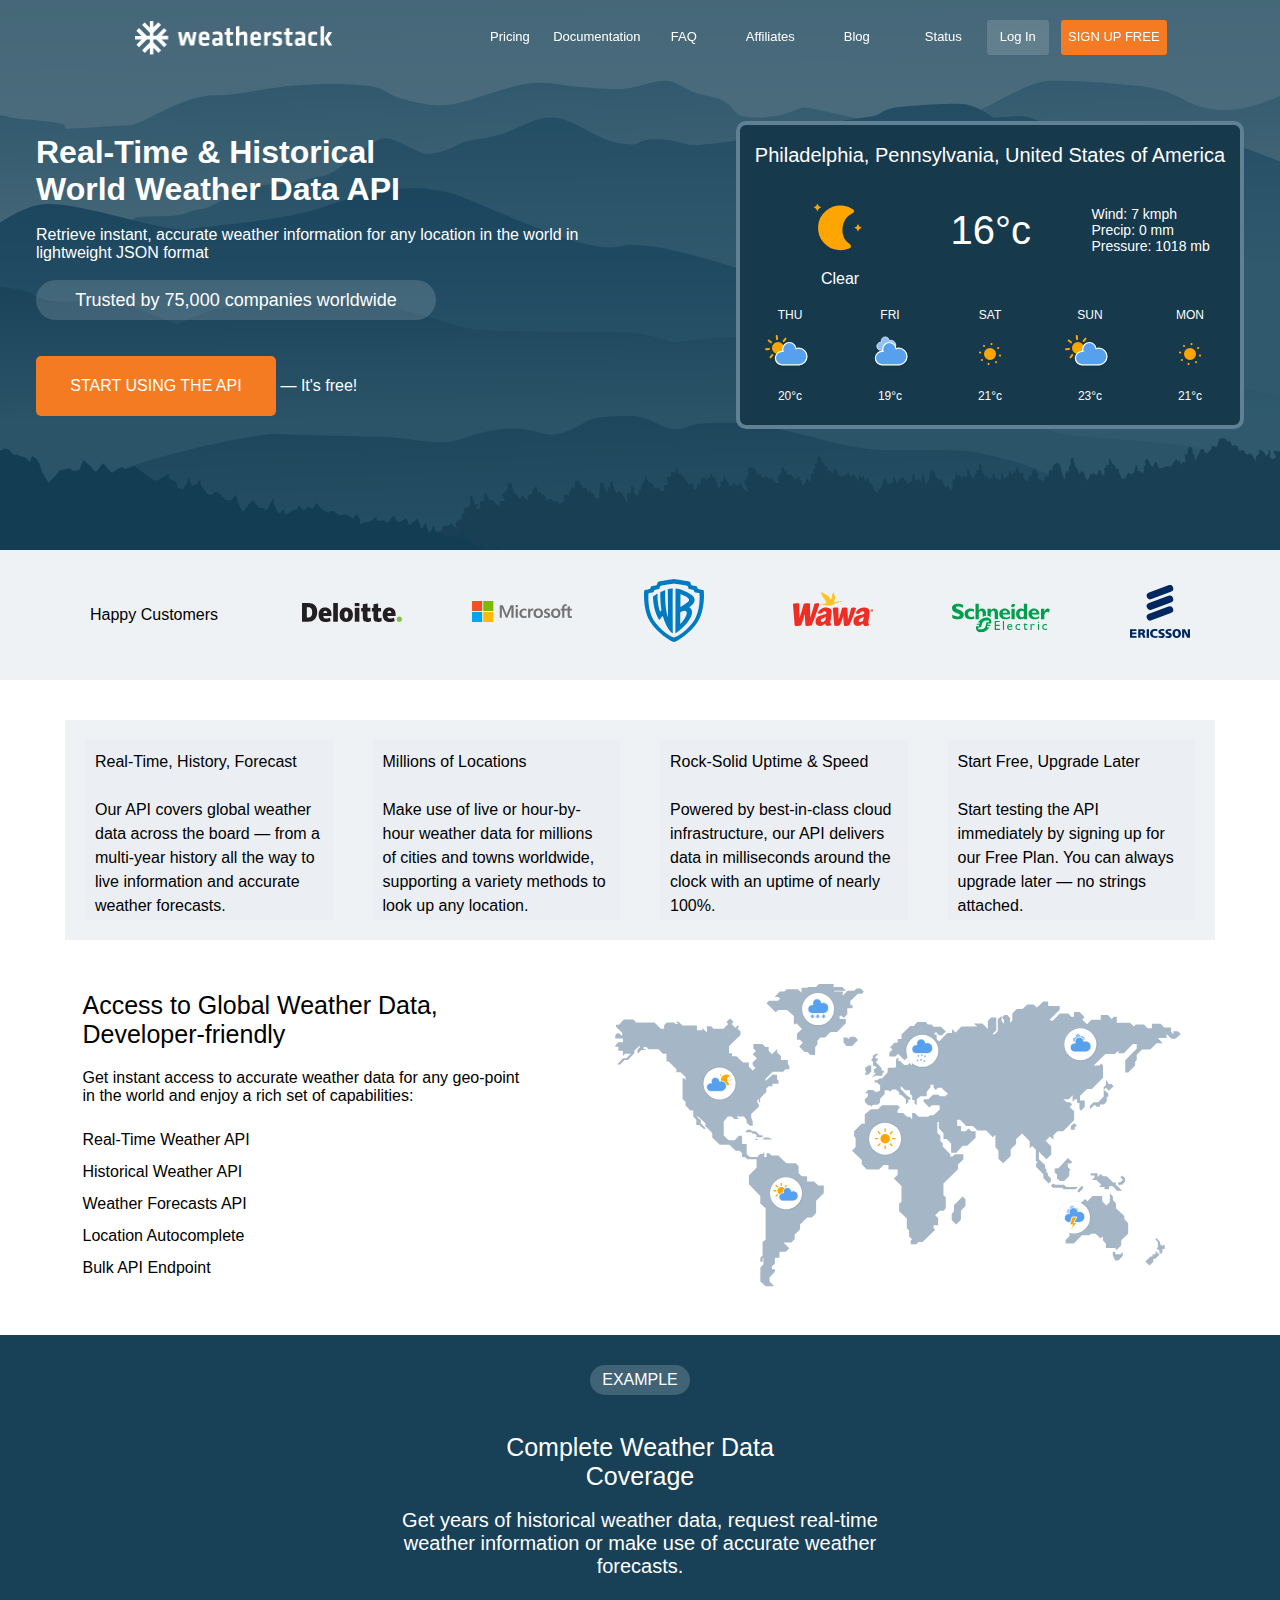
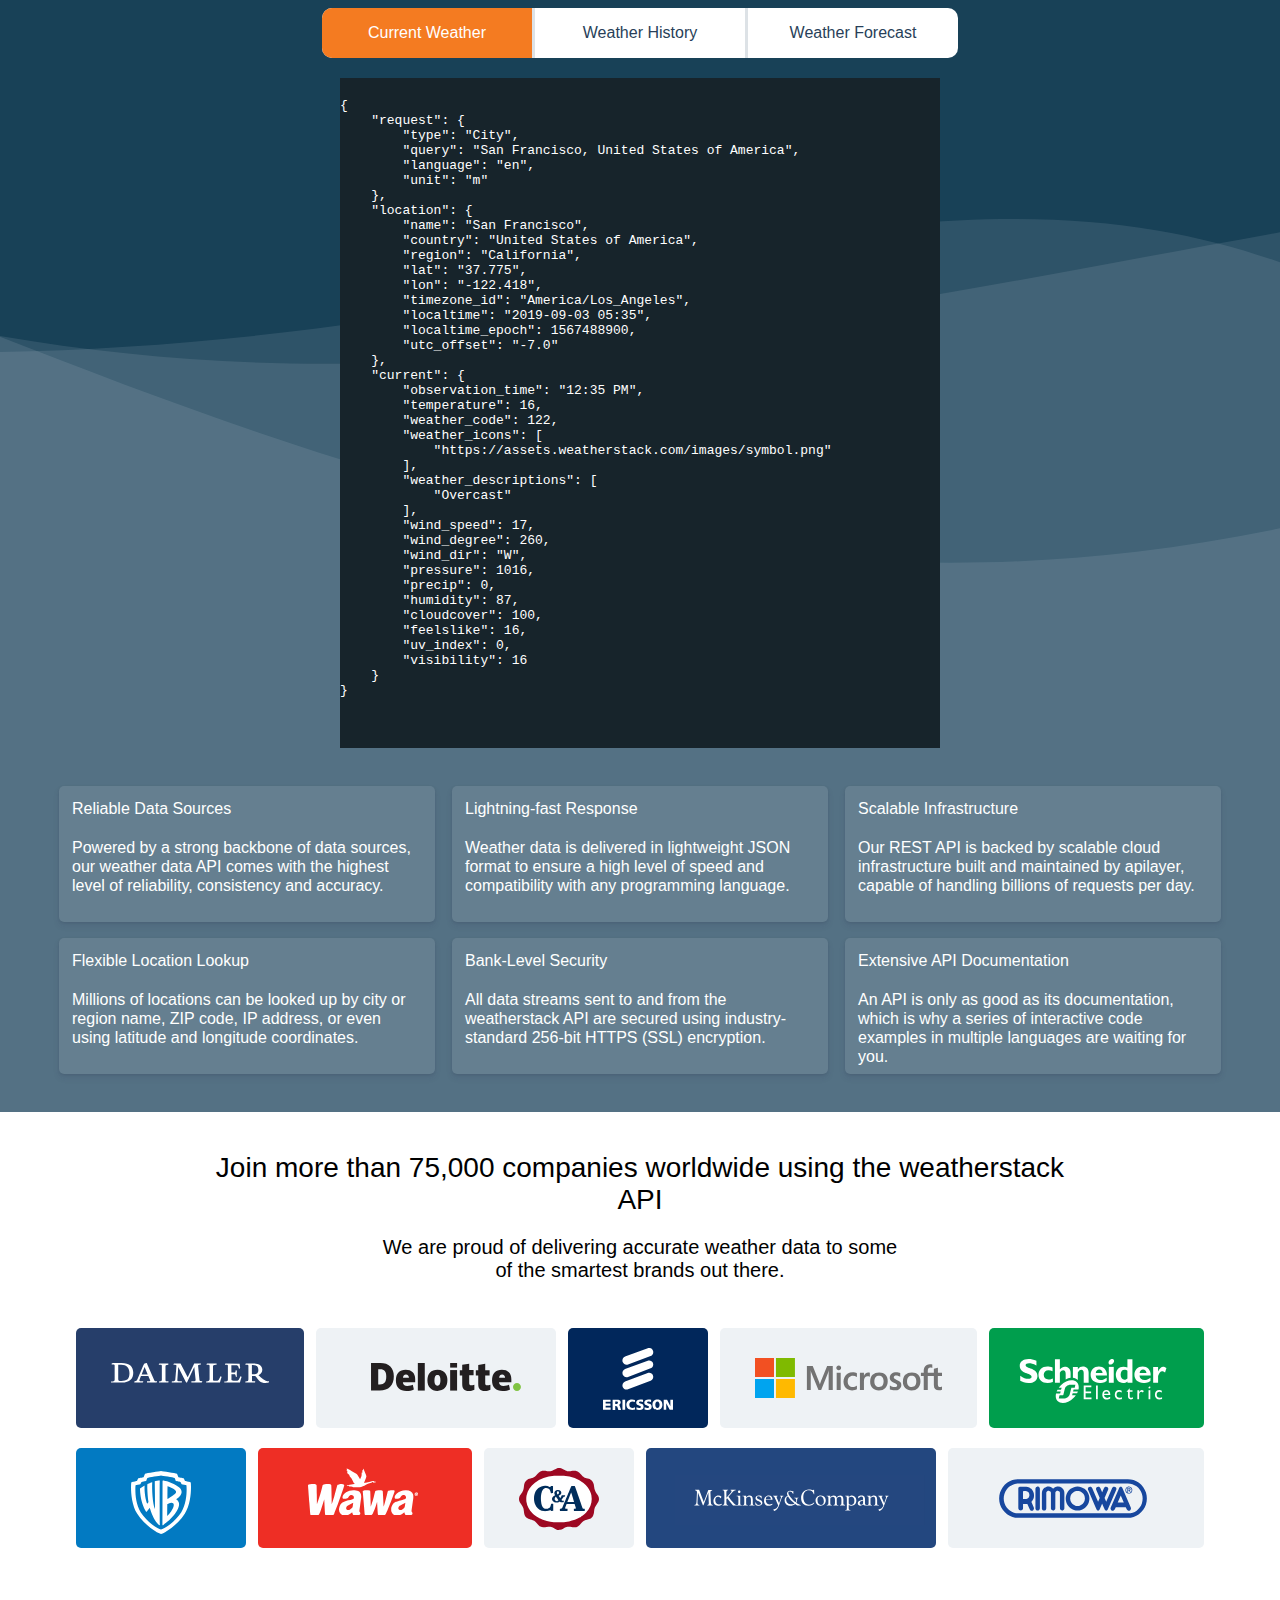
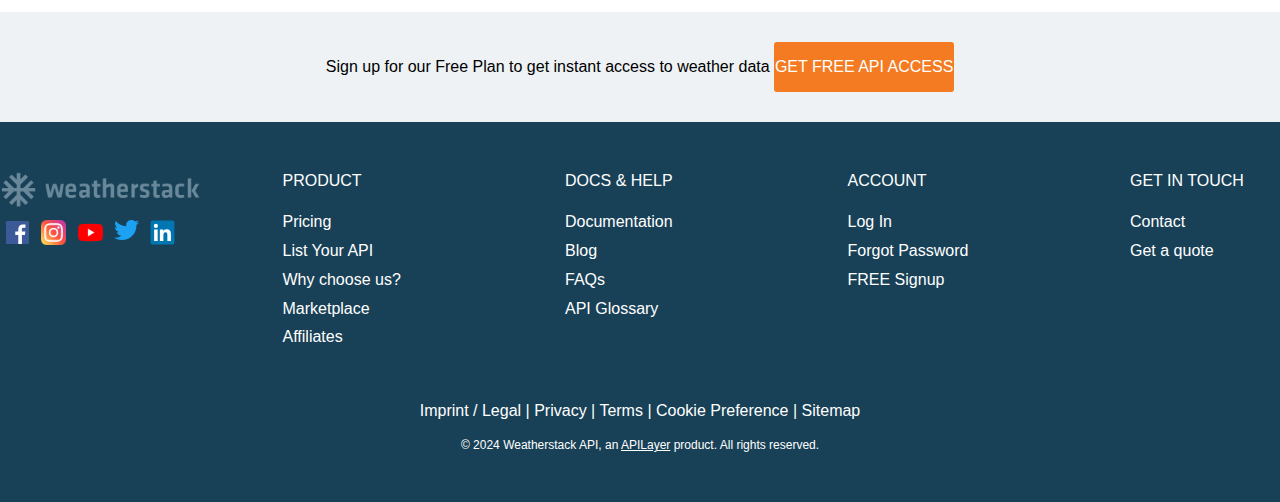
<file: html/weatherStack.html>
<!DOCTYPE html>
<html lang="en">
  <head>
    <meta charset="UTF-8" />
    <meta name="viewport" content="width=device-width, initial-scale=1.0" />
    <title>Document</title>
    <link rel="stylesheet" href="../style/styleMain.css" />
  </head>
  <body>
    <section class="navBar">
      <div class="navContainer">
        <div class="navLogo">
          <a href="../html/weatherStack.html" target="_self">
            <img
              src="../img/weatherstack_logo_white.png"
              alt="Description of Image"
              style="width: 200px; height: auto"
            />
          </a>
        </div>

        <ul>
          <li class="navTab"><a href="../html/pricing.html">Pricing</a></li>
          <li class="navTab"><a href="">Documentation</a></li>
          <li class="navTab"><a href="">FAQ</a></li>
          <li class="navTab"><a href="">Affiliates</a></li>
          <li class="navTab"><a href="">Blog</a></li>
          <li class="navTab"><a href="">Status</a></li>
          <li class="navLog"><a href="">Log In</a></li>
          <li class="ogTab"><a href="">SIGN UP FREE</a></li>
        </ul>
      </div>
    </section>
    <section class="header">
      <div class="headerLeft">
        <div>
          Real-Time & Historical <br />
          World Weather Data API
        </div>
        <br />
        <p>
          Retrieve instant, accurate weather information for any location in the
          world in lightweight JSON format
        </p>
        <br />
        <p class="headerTab">Trusted by 75,000 companies worldwide</p>
        <br />
        <br />
        <div class="headerLinkTab">
          <a href="https://weatherstack.com/signup/free">START USING THE API</a>
        </div>

        <span>— It's free!</span>
      </div>
      <div class="headerRight">
        <div class="top">
          Philadelphia, Pennsylvania, United States of America
        </div>
        <div class="mid">
          <div>
            <img src="../img/weather_icon_night.svg" alt="" />
          </div>
          <div class="temp">16°c</div>
          <div>
            <p>Wind: 7 kmph</p>
            <p>Precip: 0 mm</p>
            <p>Pressure: 1018 mb</p>
          </div>
        </div>
        <div class = "imgDes">Clear</div>
        <div class = "bottom">
          <div class = "bottomFigure">
            <div> THU</div>
            <img src="../img/weather_icon_partly_cloudy.svg" alt="">
            <div> 20°c</div>
          </div>
          <div class = "bottomFigure">
            <div> FRI</div>
            <img src="../img/weather_icon_full_clouds.svg" alt="">
            <div> 19°c</div>
          </div>
          <div class = "bottomFigure">
            <div> SAT</div>
            <img src="../img/weather_icon_full_sun.svg" alt="">
            <div> 21°c</div>
          </div>
          <div class = "bottomFigure">
            <div> SUN</div>
            <img src="../img/weather_icon_partly_cloudy.svg" alt="">
            <div> 23°c</div>
          </div>
          <div class = "bottomFigure">
            <div> MON</div>
            <img src="../img/weather_icon_full_sun.svg" alt="">
            <div> 21°c</div>
          </div>

        </div>
      </div>
    </section>

    <section class="content">
      <div class="introPortion">
        <div class="happyCusContainer">
          <div class="happyCustomer">
            <div class="happyText">Happy Customers</div>
            <div>
              <img class="deloitte" src="../img/client_deloitte.svg" alt="" />
            </div>
            <div>
              <img class="micro" src="../img/client_microsoft.svg" alt="" />
            </div>
            <div>
              <img class="wb" src="../img/client_warnerbros.svg" alt="" />
            </div>
            <div>
              <img class="wawa" src="../img/client_wawa.svg" alt="" />
            </div>
            <div>
              <img class="sch" src="../img/client_schneider.svg" alt="" />
            </div>
            <div>
              <img class="eric" src="../img/client_ericsson_2.svg" alt="" />
            </div>
          </div>
        </div>
        <div class="description">
          <div class="descriptionText">
            <div>Real-Time, History, Forecast</div>
            <br />
            <p>
              Our API covers global weather data across the board — from a
              multi-year history all the way to live information and accurate
              weather forecasts.
            </p>
          </div>
          <div class="descriptionText">
            <div>Millions of Locations</div>
            <br />
            <p>
              Make use of live or hour-by-hour weather data for millions of
              cities and towns worldwide, supporting a variety methods to look
              up any location.
            </p>
          </div>
          <div class="descriptionText">
            <div>Rock-Solid Uptime & Speed</div>
            <br />
            <p>
              Powered by best-in-class cloud infrastructure, our API delivers
              data in milliseconds around the clock with an uptime of nearly
              100%.
            </p>
          </div>
          <div class="descriptionText">
            <div>Start Free, Upgrade Later</div>
            <br />
            <p>
              Start testing the API immediately by signing up for our Free Plan.
              You can always upgrade later — no strings attached.
            </p>
          </div>
        </div>
        <div class="map">
          <div class="mapText">
            <div>Access to Global Weather Data, <br />Developer-friendly</div>
            <p>
              Get instant access to accurate weather data for any geo-point in
              the world and enjoy a rich set of capabilities:
            </p>
            <ul>
              <li>Real-Time Weather API</li>
              <li>Historical Weather API</li>
              <li>Weather Forecasts API</li>
              <li>Location Autocomplete</li>
              <li>Bulk API Endpoint</li>
            </ul>
          </div>

          <div class="mapImg">
            <img src="../img/world_map_vector.svg" alt="" />
          </div>
        </div>
      </div>

      <div class="examplePortion">
        <div class="exampleTextContainer">
          <div class="exampleHeader">EXAMPLE</div>
          <br />
          <div class="exampleSubHeader">Complete Weather Data Coverage</div>
          <div class="exampleText">
            Get years of historical weather data, request real-time weather
            information or make use of accurate weather forecasts.
          </div>
        </div>
        <ul class="codeSelector">
          <li class="codeCurrent codeChange">Current Weather</li>
          <li class="codeHistory">Weather History</li>
          <li class="codeForecast">Weather Forecast</li>
        </ul>
        <div class="code">
          { "request": { "type": "City", "query": "San Francisco, United States
          of America", "language": "en", "unit": "m" }, "location": { "name":
          "San Francisco", "country": "United States of America", "region":
          "California", "lat": "37.775", "lon": "-122.418", "timezone_id":
          "America/Los_Angeles", "localtime": "2019-09-03 05:35",
          "localtime_epoch": 1567488900, "utc_offset": "-7.0" }, "current": {
          "observation_time": "12:35 PM", "temparature": 16, "weather_code":
          122, "weather_icons": [
          "https://assets.weatherstack.com/images/symbol.png" ],
          "weather_descriptions": [ "Overcast" ], "wind_speed": 17,
          "wind_degree": 260, "wind_dir": "W", "pressure": 1016, "precip": 0,
          "humidity": 87, "cloudcover": 100, "feelslike": 16, "uv_index": 0,
          "visibility": 16 } }
        </div>
        <div class="features">
          <div class="featureText">
            <div>Reliable Data Sources</div>
            <br />
            <p>
              Powered by a strong backbone of data sources, our weather data API
              comes with the highest level of reliability, consistency and
              accuracy.
            </p>
          </div>

          <div class="featureText">
            <div>Lightning-fast Response</div>
            <br />
            <p>
              Weather data is delivered in lightweight JSON format to ensure a
              high level of speed and compatibility with any programming
              language.
            </p>
          </div>
          <div class="featureText">
            <div>Scalable Infrastructure</div>
            <br />
            <p>
              Our REST API is backed by scalable cloud infrastructure built and
              maintained by apilayer, capable of handling billions of requests
              per day.
            </p>
          </div>
          <div class="featureText">
            <div>Flexible Location Lookup</div>
            <br />
            <p>
              Millions of locations can be looked up by city or region name, ZIP
              code, IP address, or even using latitude and longitude
              coordinates.
            </p>
          </div>
          <div class="featureText">
            <div>Bank-Level Security</div>
            <br />
            <p>
              All data streams sent to and from the weatherstack API are secured
              using industry-standard 256-bit HTTPS (SSL) encryption.
            </p>
          </div>
          <div class="featureText">
            <div>Extensive API Documentation</div>
            <br />
            <p>
              An API is only as good as its documentation, which is why a series
              of interactive code examples in multiple languages are waiting for
              you.
            </p>
          </div>
        </div>
      </div>

      <div class="promoPortion">
        <div class="promoTextContainer">
          <div class="promoSubHeader">
            Join more than 75,000 companies worldwide using the weatherstack API
          </div>
          <div class="promoText">
            We are proud of delivering accurate weather data to some of the
            smartest brands out there.
          </div>
        </div>

        <ul class="picsTop">
          <li class="picsDai">
            <img src="../img/client_white_daimler.svg" alt="" />
          </li>
          <li class="picsDel">
            <img src="../img/client_deloitte.svg" alt="" />
          </li>
          <li class="picsEric">
            <img src="../img/client_white_ericsson_2.svg" alt="" />
          </li>
          <li class="picsMicro">
            <img src="../img/client_microsoft.svg" alt="" />
          </li>
          <li class="picsSch">
            <img src="../img/client_white_schneider.svg" alt="" />
          </li>
        </ul>
        <ul class="picsBottom">
          <li class="picsWb">
            <img src="../img/client_white_warnerbros.svg" alt="" />
          </li>
          <li class="picsWawa">
            <img src="../img/client_white_wawa.svg" alt="" />
          </li>
          <li class="picsCa">
            <img src="../img/client_canda.svg" alt="" />
          </li>
          <li class="picsMc"><img src="../img/client_mckinsey.svg" alt="" /></li>
          <li class="picsRi"><img src="../img/client_rimowa.svg" alt="" /></li>
        </ul>
        <div class="signUpContainer">
          <div class="signUp">
            Sign up for our Free Plan to get instant access to weather data
            <span class="signUpTab">GET FREE API ACCESS</span>
          </div>
        </div>
      </div>
    </section>
    <section class="footer">
      <div class="footerUpper">
        <div class="footerLogo">
          <div class="footerMainLogo">
            <a href=""
              ><img src="../img/weatherstack_logo_footer.png" alt=""
            /></a>
          </div>
          <div class="footerSmallLogo">
            <div class="facebook">
              <a href=""><img src="../img/facebook-original.svg" alt="" /></a>
            </div>
            <div class="instagram">
              <a href=""><img src="../img/instagram.png" alt="" /></a>
            </div>
            <div class="youtube">
              <a href=""><img src="../img/youtube.png" alt="" /></a>
            </div>
            <div class="twitter">
              <a href=""><img src="../img/twitter-original.svg" alt="" /></a>
            </div>
            <div class="linkedin">
              <a href=""><img src="../img/linkedin-original.svg" alt="" /></a>
            </div>
          </div>
        </div>
        <div class="product">
          <div>PRODUCT</div>
          <br />
          <ul>
            <li><a href="">Pricing</a></li>
            <li><a href="">List Your API</a></li>
            <li><a href="">Why choose us?</a></li>
            <li><a href="">Marketplace</a></li>
            <li><a href="">Affiliates</a></li>
          </ul>
        </div>
        <div class="help">
          <div>DOCS & HELP</div>
          <br />
          <ul>
            <li><a href="">Documentation</a></li>
            <li><a href="">Blog</a></li>
            <li><a href="">FAQs</a></li>
            <li><a href="">API Glossary</a></li>
          </ul>
        </div>
        <div class="account">
          <div>ACCOUNT</div>
          <br />
          <ul>
            <li><a href="">Log In</a></li>
            <li><a href="">Forgot Password</a></li>
            <li><a href="">FREE Signup</a></li>
          </ul>
        </div>
        <div clss="touch">
          <div>GET IN TOUCH</div>
          <br />
          <ul>
            <li><a href="">Contact</a></li>
            <li><a href="">Get a quote</a></li>
          </ul>
        </div>
      </div>
      <div class="footerLower">
        <div class="footerLowerLink">
          <a href="">Imprint / Legal | </a>
          <a href="">Privacy | </a>
          <a href="">Terms | </a>
          <a href="">Cookie Preference | </a>
          <a href="">Sitemap</a>
        </div>
        <br />
        <div class="footerLowerRights">
          © 2024 Weatherstack API, an
          <a class="allPlayer" href="">APILayer</a> product. All rights
          reserved.
        </div>
      </div>
    </section>

    <script>
      const navBar = document.querySelector(".navBar");
      window.addEventListener("scroll", function () {
        let scrollTop = document.documentElement.scrollTop;
        if (scrollTop > 0) {
          navBar.style.transition = "background-color 0.2s ease";
          navBar.style.backgroundColor = "rgb(24, 65, 87)";
        }
        if (scrollTop <= 80) {
          navBar.style.backgroundColor = "transparent";
        }
      });

      const jsonData1 = {
        request: {
          type: "City",
          query: "San Francisco, United States of America",
          language: "en",
          unit: "m",
        },
        location: {
          name: "San Francisco",
          country: "United States of America",
          region: "California",
          lat: "37.775",
          lon: "-122.418",
          timezone_id: "America/Los_Angeles",
          localtime: "2019-09-03 05:35",
          localtime_epoch: 1567488900,
          utc_offset: "-7.0",
        },
        current: {
          observation_time: "12:35 PM",
          temperature: 16,
          weather_code: 122,
          weather_icons: ["https://assets.weatherstack.com/images/symbol.png"],
          weather_descriptions: ["Overcast"],
          wind_speed: 17,
          wind_degree: 260,
          wind_dir: "W",
          pressure: 1016,
          precip: 0,
          humidity: 87,
          cloudcover: 100,
          feelslike: 16,
          uv_index: 0,
          visibility: 16,
        },
      };
      const jsonString1 = JSON.stringify(jsonData1, null, 4);
      const jsonData2 = {
        request: {
          type: "City",
          query: "New York, United States of America",
          language: "en",
          unit: "m",
        },
        location: {
          name: "New York",
          country: "United States of America",
          region: "New York",
          lat: "40.714",
          lon: "-74.006",
          timezone_id: "America/New_York",
          localtime: "2019-09-08 09:36",
          localtime_epoch: 1567935360,
          utc_offset: "-4.0",
        },
        current: {
          observation_time: "01:36 PM",
          temparature: 18,
          weather_code: 113,
          weather_icons: [
            "https://assets.weatherstack.com/images/wsymbols01_png_64/wsymbol_0001_sunny.png",
          ],
          weather_descriptions: ["Sunny"],
          wind_speed: 7,
          wind_degree: 270,
          wind_dir: "W",
          pressure: 1018,
          precip: 0,
          humidity: 70,
          cloudcover: 0,
          feelslike: 18,
          uv_index: 5,
          visibility: 16,
        },
        historical: {
          "2013-07-01": {
            date: "2013-07-01",
            date_epoch: 1372636800,
            astro: {
              sunrise: "05:29 AM",
              sunset: "08:31 PM",
              moonrise: "12:59 AM",
              moonset: "02:42 PM",
              moon_phase: "Last Quarter",
              moon_illumination: 40,
            },
            mintemp: 21,
            maxtemp: 25,
            avgtemp: 22,
            totalsnow: 0,
            sunhour: 12.5,
            uv_index: 5,
          },
        },
      };
      const jsonString2 = JSON.stringify(jsonData2, null, 4);
      const jsonData3 = {
        request: {
          type: "City",
          query: "Chicago, United States of America",
          language: "en",
          unit: "m",
        },
        location: {
          name: "Chicago",
          country: "United States of America",
          region: "Illinois",
          lat: "41.850",
          lon: "-87.650",
          timezone_id: "America/Chicago",
          localtime: "2019-09-08 08:39",
          localtime_epoch: 1567931940,
          utc_offset: "-5.0",
        },
        current: {
          observation_time: "01:39 PM",
          temparature: 19,
          weather_code: 122,
          weather_icons: [
            "https://assets.weatherstack.com/images/wsymbols01_png_64/wsymbol_0004_black_low_cloud.png",
          ],
          weather_descriptions: ["Overcast"],
          wind_speed: 17,
          wind_degree: 100,
          wind_dir: "E",
          pressure: 1019,
          precip: 0,
          humidity: 73,
          cloudcover: 100,
          feelslike: 19,
          uv_index: 4,
          visibility: 16,
        },
        forecast: {
          "2019-09-08": {
            date: "2019-09-08",
            date_epoch: 1567900800,
            astro: {
              sunrise: "06:23 AM",
              sunset: "07:13 PM",
              moonrise: "04:25 PM",
              moonset: "12:58 AM",
              moon_phase: "First Quarter",
              moon_illumination: 62,
            },
            mintemp: 10,
            maxtemp: 18,
            avgtemp: 16,
            totalsnow: 0,
            sunhour: 6.5,
            uv_index: 4,
          },
        },
      };
      const jsonString3 = JSON.stringify(jsonData3, null, 4);

      const code = document.querySelector(".code");
      code.innerHTML = `<pre>${jsonString1}</pre>`;
      // get all li
      const codeSelector = document.querySelectorAll(".codeSelector li");
      for (i = 0; i < codeSelector.length; i++) {
        let codeButton = codeSelector[i];

        codeButton.addEventListener("click", function () {
          if (codeButton.className.includes("codeCurrent")) {
            code.innerHTML = `<pre>${jsonString1}</pre>`;
          }
          if (codeButton.className.includes("codeHistory")) {
            code.innerHTML = `<pre>${jsonString2}</pre>`;
          }
          if (codeButton.className.includes("codeForecast")) {
            code.innerHTML = `<pre>${jsonString3}</pre>`;
          }
          document.querySelector(".codeChange").classList.remove("codeChange");
          codeButton.classList.add("codeChange");
        });
      }
    </script>
  </body>
</html>
</file>
<file: style/styleMain.css>
@import url("./navFooter.css");

.header {
  height: 550px;
  display: flex;
  justify-content: center;
  align-items: center;
}

.headerLeft {
  width: 700px;
  padding-right: 130px;
  box-sizing: border-box;
}

.headerLeft > div:first-child {
  width: 550px;
  font-weight: 600;
    font-size: 32px;
}

.headerTab {
  width: 400px;
  height: 40px;
  font-size: 18px;
  line-height: 40px;
  border-radius: 20px;
  text-align: center;
  background-color: rgba(255, 255, 255, 0.15);
}
.headerLinkTab {
  width: 240px;
  height: 60px;
  display: inline-block;
  line-height: 60px;
  text-align: center;
  background-color: #f47b21;
  border-radius: 5px;
}

.headerLinkTab a {
  color: white;
  text-decoration: none;
}
.headerRight {
  height: 300px;
  width: 500px;
  border-radius: 10px;
  right: 15px;
  top: 14px;
  border: 4px solid #608094;
  background: #16394c;
  flex-direction: column;
  
}

.top{
  width: 100%;
  height: 60ox;
  text-align: center;
  line-height: 60px;
  font-size: 20px;
}

.mid{
  display: flex;
  width: 100%;
  height: 110px;
  padding: 0px;
  margin-top: -25px;
  justify-content: space-around;
  flex-wrap: wrap;
}
.mid>div:nth-child(1){
  width: 120px;
  font-size: 16px;
  text-align: center;
}
.mid img{
  width: 130px;
}
.imgDes{
  width: 200px;
  text-align: center;
  margin-bottom: 20px;
}

.mid>div:nth-child(2){
  width:fit-content;
  font-size: 40px;
  line-height: 140px;
  text-align: center;
}

.mid>div:nth-child(3){
  width:fit-content;
  display: flex;
  flex-direction: column;
  justify-content: center;
  font-size: 14px;
  
}

.bottom{
  width: 100%;
  display: flex;
  justify-content: space-around;
  /* margin-bottom: 14px; */
}

.bottomFigure{
  width: 16%;
  text-align: center;
  font-size: 12px;
}


.introPortion,
.examplePortion,
.promoPortion {
  margin: 0px;
  display: flex;
  flex-direction: column;
  align-items: center;
}

.introPortion,
.promoPortion {
  background-color: white;
}

.examplePortion {
  background-color: rgb(24, 65, 87);
  color: white;
}

.happyCusContainer {
  width: 100%;
  height: 130px;
  background-color: #eff2f5;
  display: flex;
  justify-content: center;
}

.happyCustomer {
  width: 1100px;
  line-height: 130px;
  height: 130px;
  display: flex;
  justify-content: space-between;
}

.deloitte {
  width: 100px;
  position: relative;
  left: 5px;
  top: 2px;
}
.micro {
  width: 100px;
  position: relative;
  right: 3px;
  top: 2px;
}

.wb {
  width: 60px;
  position: relative;
  right: 10px;
  top: 22px;
}

.wawa {
  width: 80px;
  position: relative;
  top: 6px;
}

.sch {
  width: 100px;
  position: relative;
  top: 13px;
}
.eric {
  width: 60px;
  position: relative;
  top: 18px;
}

.description {
  width: 1150px;
  height: 220px;
  background-color: #eff2f5;
  margin-top: 40px;
  display: flex;
}

.descriptionText {
  width: 23%;
  padding: 10px;
  background-color: #ebeff4;
  margin: 20px;
  line-height: 1.5;
}
.descriptionText p {
  font-weight: lighter;
}

.map {
  width: 1150px;
  display: flex;
  justify-content: space-around;
  margin: 2em;
}

.mapText {
  width: 450px;
  margin-right: 30px;
  display: flex; /* Use flexbox for vertical alignment within .mapText */
  justify-content: space-evenly; /* Center content vertically */
  flex-direction: column; /* 主轴方向 */
}

.mapText div {
  font-size: 25px;
}

.mapImg {
  width: 600px;
}

.mapText ul {
  line-height: 2;
  list-style-type: none;
}

.examplePortion {
  background-size: cover;
  background-image: url(../img/bg_waves_4.svg);
  background-repeat: no-repeat;
  background-position: bottom;
}
.exampleTextContainer {
  width: 900px;
  padding: 10px;
  margin: 20px;
}
.exampleHeader,
.exampleSubHeader,
.exampleText {
  text-align: center;
  margin: 0 auto;
}

.exampleHeader {
  width: 100px;
  height: 30px;
  line-height: 30px;
  background-color: #416376;
  border-radius: 18px;
  margin-bottom: 20px;
}

.exampleSubHeader {
  width: 360px;
  font-size: 25px;
  margin-bottom: 18px;
}
.exampleText {
  width: 500px;
  font-size: 20px;
  font-weight: lighter;
}

.codeSelector{
  list-style-type: none;
  display: flex;
  border-radius: 10px;
  background-color: white;
  margin-bottom: 20px;
}
.codeCurrent,
.codeHistory,
.codeForecast{
  width: 210px;
  height: 50px;
  line-height: 50px;
  text-align: center;
  color: #283f59;
}


.codeSelector li:hover{
  text-decoration: underline;
}

.codeHistory,
.codeForecast{
  border-left-style: solid;
  border-left-color: #dde2e6;
}

.codeCurrent{
  border-top-left-radius: 10px;
  border-bottom-left-radius: 10px;
}

.codeForecast{
  border-top-right-radius: 10px;
  border-bottom-right-radius: 10px;
}


.codeSelectorCurrent{
  color: white;
  background-color: #f47b21;
  border-left-color: #f47b21;
  /* border-top-left-radius: 10px;
  border-bottom-left-radius: 10px; */
}


.codeSelectorHistory{
  color: white;
  background-color: #f47b21;
  border-left-color: #f47b21;

}

.codeChange{
  color: white;
  background-color: #f47b21;
  border-left-color: #f47b21;
}


.code {
  padding-top: 20px;
  width: 600px;
  height: 650px;
  text-align: left;
  background-color:#17242b;
  overflow: scroll;
  font-family: Menlo, Bitstream Vera Sans Mono, DejaVu Sans Mono, Monaco, Consolas, monospace;
}

.features {
  width: 1180px;
  margin: 30px;
  display: flex;
  justify-content: space-evenly;
  flex-wrap: wrap;
}
.featureText {
  width: 350px;
  height: 110px;
  padding: 13px;
  margin: 8px;
  line-height: 1.2;
  background-color: rgba(255, 255, 255, 0.1);
  box-shadow: 0 4px 6px rgba(50, 50, 93, .11), 0 1px 3px rgba(0, 0, 0, .08);
  border-radius: 5px;
}


.promoTextContainer {
  margin: 40px;
  text-align: center;
}

.promoSubHeader {
  width:850px;
  font-size: 28px;
  margin:0 auto;
  margin-bottom: 20px;
}

.promoText {
  width:530px;
  font-size: 20px;
  margin:0 auto;
}

.picsTop,
.picsBottom {
  width: 1140px;
  height: 120px;
  list-style-type: none;
  display: flex;
}

.picsBottom {
  margin-bottom: 50px;
}

.picsDai {
  width: 195px;
  height: 30px;
  padding: 35px;
  background-color: #263e6a;
  background-size: 250px;
  border-radius: 5px;
  margin: 6px;
}

.picsDel {
  width: 195px;
  height: 30px;
  padding: 35px;
  background-color: #eef2f5;
  background-size: 250px;
  border-radius: 5px;
  margin: 6px;
}

.picsDel img {
  width: 150px;
  margin-left: 20px;
}

.picsEric {
  width: 75px;
  height: 30px;
  padding: 35px;
  background-color: #01275b;
  background-size: 250px;
  border-radius: 5px;
  margin: 6px;
}

.picsEric img {
  width: 70px;
  margin-top: -15px;
}

.picsMicro {
  width: 230px;
  height: 30px;
  padding: 35px;
  background-color: #eef2f5;
  background-size: 250px;
  border-radius: 5px;
  margin: 6px;
}

.picsMicro img {
  margin-top: -5px;
}

.picsSch {
  width: 150px;
  height: 30px;
  padding: 35px;
  background-color: #009e4d;
  background-size: 250px;
  border-radius: 5px;
  margin: 6px;
}

.picsSch img {
  width: 150px;
  margin-top: -5px;
  margin-left: -5px;
}

.picsWb {
  width: 140px;
  height: 30px;
  padding: 35px;
  padding-top: -10px;
  background-color: #027ac2;
  background-size: 250px;
  border-radius: 5px;
  margin: 6px;
}

.picsWb img {
  width: 60px;
  margin-left: 20px;
  margin-top: -12px;
}

.picsWawa {
  width: 200px;
  height: 30px;
  padding: 35px;
  padding-top: -10px;
  background-color: #ee2e25;
  background-size: 250px;
  border-radius: 5px;
  margin: 6px;
}

.picsWawa img {
  width: 110px;
  margin-left: 15px;
  margin-top: -15px;
}

.picsCa {
  width: 80px;
  height: 30px;
  padding: 35px;
  background-color: #eef2f5;
  background-size: 250px;
  border-radius: 5px;
  margin: 6px;
}

.picsCa img {
  width: 80px;
  margin-top: -15px;
}

.picsMc {
  width: 220px;
  height: 30px;
  padding: 35px;
  background-color: #23477f;
  background-size: 250px;
  border-radius: 5px;
  margin: 6px;
}

.picsMc img {
  width: 250px;
  margin-left: -6px;
  margin-top: -8px;
}

.picsRi {
  width: 260px;
  height: 30px;
  padding: 35px;
  background-color: #eef2f5;
  background-size: 250px;
  border-radius: 5px;
  margin: 6px;
}

.picsRi img {
  width: 150px;
  margin-left: 15px;
  margin-top: -5px;
}
</file>
<file: style/stylePricing.css>
@import url("./navFooter.css");

.headerContainer {
  width: 100%;
  height: 500px;
  display: flex;
  flex-direction: column;
  justify-content: center;
  align-items: center;
}
.headerText {
  width: 680px;
  margin: 30px;
  font-size: 38px;
  color: white;
  text-align: center;
}

.left,
.right,
.leftChecked,
.rightChecked {
  display: inline-block;
  width: 150px;
  height: 38px;
  line-height: 38px;
}

.left {
  color:rgb(24, 65, 87);
  background-color: white;
  border-top-left-radius: 3px;
  border-bottom-left-radius: 3px;
}
.leftChecked{
  color: white;
  background-color: rgb(24, 65, 87);
  border-top-left-radius: 3px;
  border-bottom-left-radius: 3px;
}



.right {
  color: rgb(24, 65, 87);
  background-color: white;
  border-top-right-radius: 3px;
  border-bottom-right-radius: 3px;
}

.rightChecked {
  color: white;
  background-color: rgb(24, 65, 87);
  border-top-right-radius: 3px;
  border-bottom-right-radius: 3px;
}

label {
  position: relative;
  margin-left: 38px;
}
.leftBox,
.rightBox {
  display: none;
}

/* +代表相邻的元素 */
/* ::after伪元素，使用伪元素，必须含有content属性，可以为'',但不可不写 */

.leftBox:checked + a::before{
  content: "";
  display: inline-block;
  background: url(../img/checkbox-checked.svg);
  background-size: cover;
  width: 22px;
  height: 22px;
  position: absolute;
  top: -2px;
  left:-30px;
}

.leftBox + a::before{
  content: "";
  display: inline-block;
  background: url(../img/checkbox-blue.svg);
  background-size: cover;
  width: 22px;
  height: 22px;
  position: absolute;
  top: -2px;
  left:-30px;
}

.rightBox:checked + a::before {
  content: "";
  display: block;
  background: url(../img/checkbox-checked.svg);
  background-size: cover;
  width: 22px;
  height: 22px;
  position: absolute;
  top: -2px;
  left:-30px;
}

.rightBox + a::before {
  content: "";
  display: block;
  background: url(../img/checkbox-blue.svg);
  background-size: cover;
  width: 22px;
  height: 22px;
  position: absolute;
  top: -2px;
  left:-30px;
}

.leftBox:not(:checked) + a:hover::before,
.rightBox:not(:checked) + a:hover::before{
  content: "";
  display: block;
  background: url(../img/checkbox-checked-blue.svg);
  background-size: cover;
  width: 22px;
  height: 22px;
  position: absolute;
  top: -2px;
  left:-30px;
}


.discount {
  font-size: 12px;
  width: 120px;
  height: 20px;
  line-height: 20px;
  border-radius: 3px;
  text-align: center;
  background-color: #8a9bae;
  position: relative;
  top: 5px;
  left: 120px;
  z-index: 5;
}

.questionsPortion {
  background-color: white;
}

.pricingPortion {
  width: 100%;
  background-color: white;
}
.price {
  margin: 0 auto;
  width: 1200px;
  display: flex;
  flex-direction: row;
  justify-content: space-evenly;
  list-style-type: none;
}

.priceFree,
.priceStan,
.pricePro,
.priceBus,
.priceEnter {
  height: 670px;
  text-align: center;
  position: relative;
  top: -90px;
}

.priceEnter {
  color: white;
  background-color: rgb(24, 65, 87);
  border-radius: 5px;
}

.popular {
  height: 30px;
  line-height: 30px;
  border-top-left-radius: 5px;
  border-top-right-radius: 5px;
  color: white;
  font-size: 13px;
  background-color: rgb(24, 65, 87);
}

.pricePro {
  top: -120px;
}

.priceFreeIntro,
.priceStanIntro,
.priceBusIntro,
.priceProIntro,
.priceEnterIntro {
  width: 180px;
  height: 260px;
  padding: 20px;
  display: flex;
  flex-direction: column;
  justify-content: space-between;
  align-items: center;
  border-top-left-radius: 5px;
  border-top-right-radius: 5px;
}

.priceIntroHeader,
.priceTag {
  font-size: 20px;
}


.priceTitle {
  font-size: 14px;
}

.priceSmall {
  color: #848484;
}

.priceFreeIntro,
.priceStanIntro,
.priceBusIntro {
  background-color: #ebeff4;
}

.priceProIntro {
  background-color: white;
  box-shadow: 0px 5px 10px rgb(213, 213, 213);
}

.priceButton,
.priceProButton,
.priceEnterButton {
  color: #848484;
  line-height: 40px;
  width: 170px;
  height: 40px;
  font-size: 12px;
  border-radius: 5px;
  border-color: transparent;
  background-color: rgba(217, 212, 212, 20%);
}

.priceProButton {
  color: white;
  background-color: rgb(24, 65, 87);
}
.priceEnterButton {
  color: white;
  background-color: #f47b21;
}

.priceButton:hover,
.priceProButton:hover,
.priceEnterButton:hover
{ 
  text-decoration: underline;
  cursor: pointer;
}

.priceTitle {
  width: 200px;
  height: 55px;
}

.priceText {
  height: 350px;
  padding-left: 15px;
  margin-top: 25px;
  text-align: left;
  list-style-type: none;
  line-height: 30px;
  border-style: hidden;
}

.priceBorder {
  border-color: #dde2e6;
  border-left-style: solid;
}

.support {
  width: 660px;
  height: 180px;
  margin: 0 auto;
  background-color: #f9f9f9;
  display: flex;
  justify-content: space-between;
  border-radius: 40px;
}

.support img {
  width: 160px;
  margin-top: 10px;
  margin-left: 10px;
}

.platinum {
  width: 460px;
  padding: 20px;
  display: flex;
  flex-direction: column;
  justify-content: space-between;
}

.platinumHeader {
  font-size: 20px;
}
.platinumText {
  font-size: 16px;
}

.platinumButton {
  width: 140px;
  height: 40px;
  color: white;
  line-height: 40px;
  background-color: #f47b21;
  text-align: center;
  border-radius: 20px;
}

.happyCusContainer {
  width: fit-content;
  height: 140px;
  margin: 0 auto;
}

.happyCustomer {
  width: 1100px;
  height: 140px;
  display: flex;
  justify-content: space-between;
}

.happyText {
  width: fit-content;
}

.happyCustomer div {
  display: flex;
  justify-content: center;
  align-items: center;
}
.deloitte {
  width: 100px;
}
.micro {
  width: 100px;
}

.wb {
  width: 60px;
}

.wawa {
  width: 80px;
}

.sch {
  width: 100px;
}
.eric {
  width: 60px;
}

.offerPortion {
  width: 100%;
  background-color: #eef2f5;
  display: flex;
  flex-direction: column;
}

.offerMapText {
  width: fit-content;
  margin: 0 auto;
  margin-top: 50px;
  font-size: 26px;
}
.offerMap {
  width: 1000px;
  height: 250px;
  margin: 0 auto;
  background-image: url(../img/world_map_vector_objects.svg);
  background-repeat: no-repeat;
  background-size: 900px;
  background-position: center;
  background-origin: content-box;
}

.offerFeatureTop {
  border-top-style: dotted;
  border-color: #dde2e6;
}

.offerFeature {
  width: 1000px;
  height: 120px;
  margin: 0 auto;
  margin-bottom: 20px;
  display: flex;
  align-items: center;
}

.offerPlan {
  width: 620px;
  padding-left: 130px;
}

.offerPlanHeader {
  width: fit-content;
  font-size: 22px;
  margin-bottom: 10px;
}

.offerPlanText {
  width: 500px;
  line-height: 1.2;
}

.include {
  width: 200px;
  height: 80px;
  padding: 18px;
  padding-left: 50px;
  border-left-color: #dde2e6;
  border-left-style: dashed;
  box-sizing: border-box;
}

.includeTag {
  height: 25px;
  width: 90px;
  line-height: 25px;
  border-radius: 5px;
  color: white;
  text-align: center;
  background-color: #416376;
  margin-bottom: 8px;
}

.includePlan {
  width: 190px;
}

.questionsPortion {
  display: flex;
  flex-direction: column;
  justify-content: center;
}
.promoHeader {
  width: fit-content;
  font-size: 30px;
  margin: 0 auto;
  margin-top: 40px;
  margin-bottom: 50px;
}

.questions {
  margin: 0 auto;
  width: 1100px;
  height: fit-content;
  display: flex;
  justify-content: space-between;
  flex-wrap: wrap;
  margin-bottom: 130px;
}
.quesContainer {
  width: 550px;
  padding: 10px;
  box-sizing: border-box;
}

.quesTitle {
  font-size: 18px;
  color: #949494;
  margin-bottom: 18px;
}


.ques li{
  width: 500px;
  margin-bottom: 5px;
  border-bottom-style: solid;
  border-color: #dde2e6;
  position: relative;
  list-style-type: none;
}
.ques div{
  padding-bottom: 6px;
}

a.add::after{
  content: "";
  display: inline-block;
  background: url(../img/add.svg);
  background-size: cover;
  background-position: center;
  width: 22px;
  height: 22px;
  position: absolute;
  right:2px;
  top:1px;
}

a.add:hover:after{
  content: "";
  display: inline-block;
  background: url(../img/add-after.svg);
  background-size: cover;
  background-position: center;
  width: 22px;
  height: 22px;
  position: absolute;
  right:2px;
  top:1px;
}


a.minus::after{
  content: "";
  display: inline-block;
  background: url(../img/add-minus.svg);
  background-size: cover;
  background-position: center;
  width: 22px;
  height: 22px;
  position: absolute;
  right:2px;
  top:1px;
}

.quesTextDisplay{
  width:fit-content;
  height:fit-content;
  padding: 20px 15px;
  line-height: 1.5;
  background-color: #ebeff4;
  font-family: "Open Sans", "Gill Sans MT", "Gill Sans", Corbel, Arial, sans-serif;
}

.quesTextHidden{
  display: none;
}
</file>
